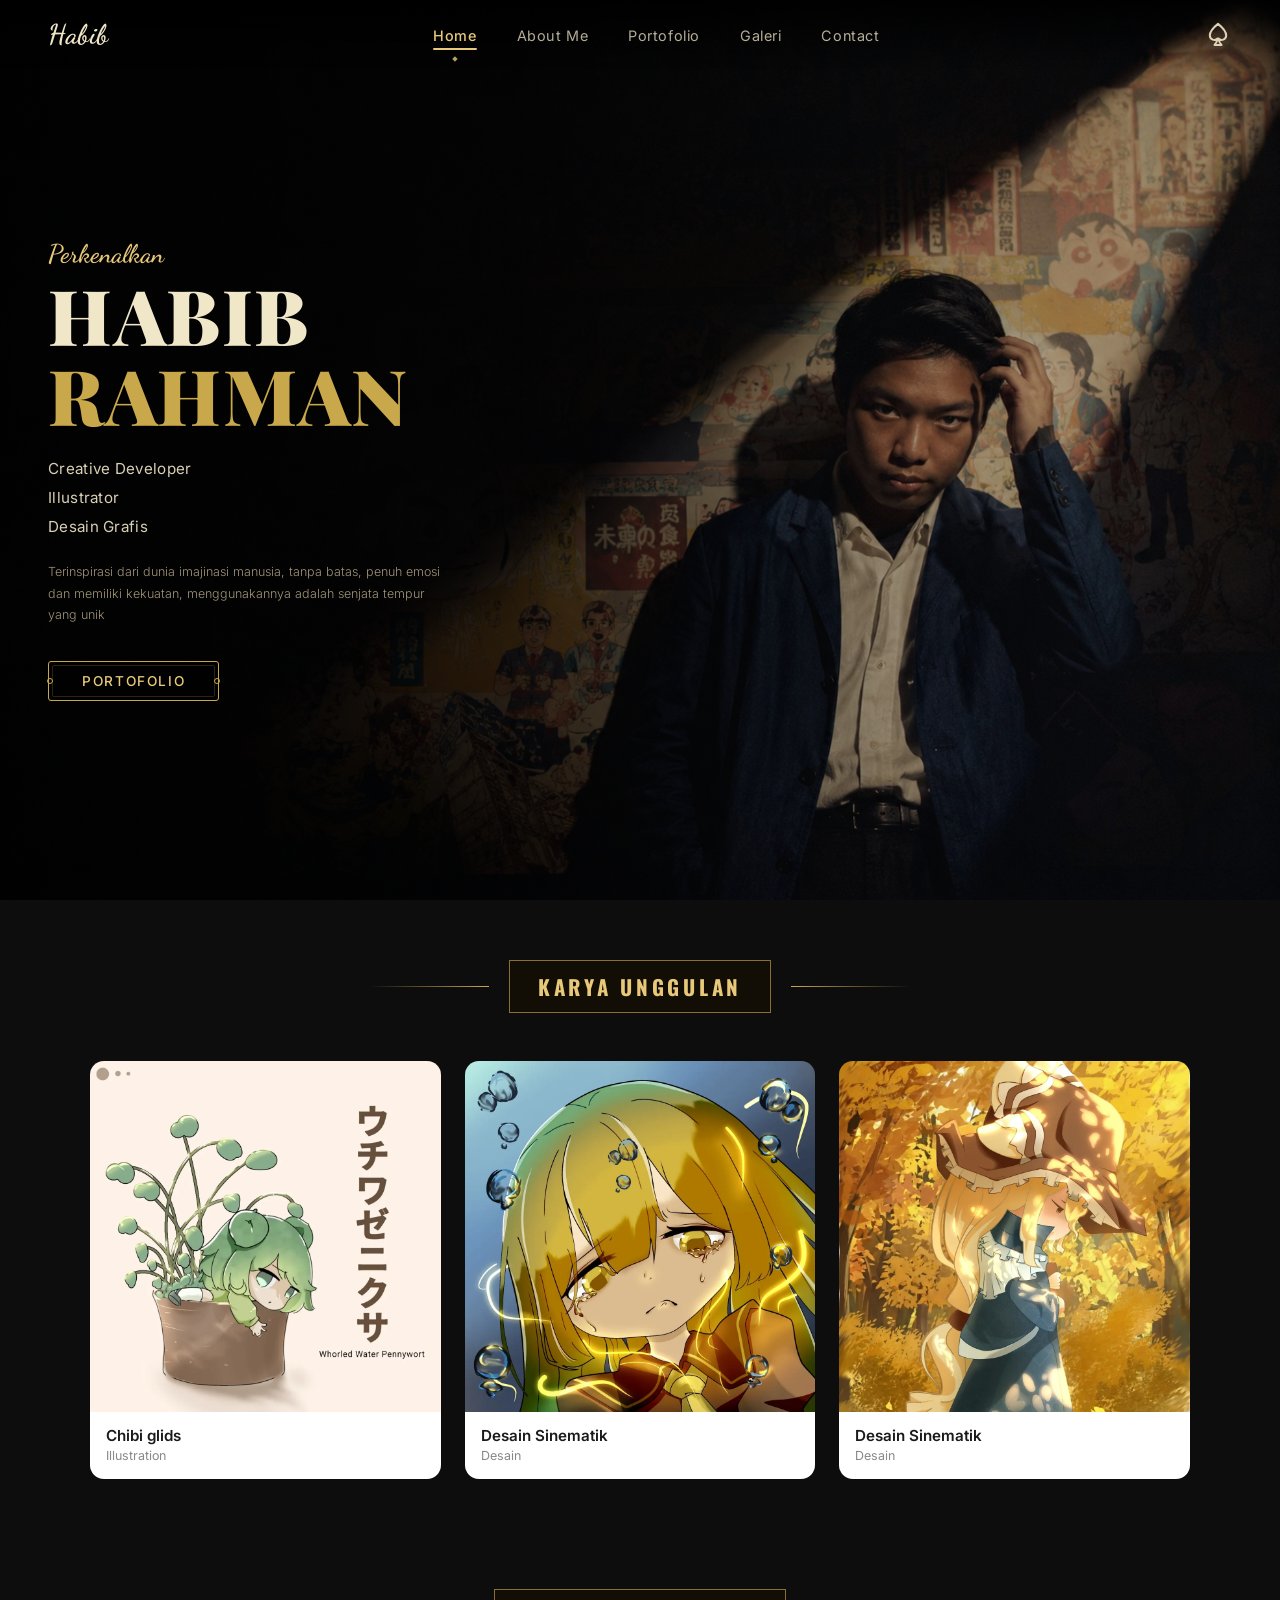
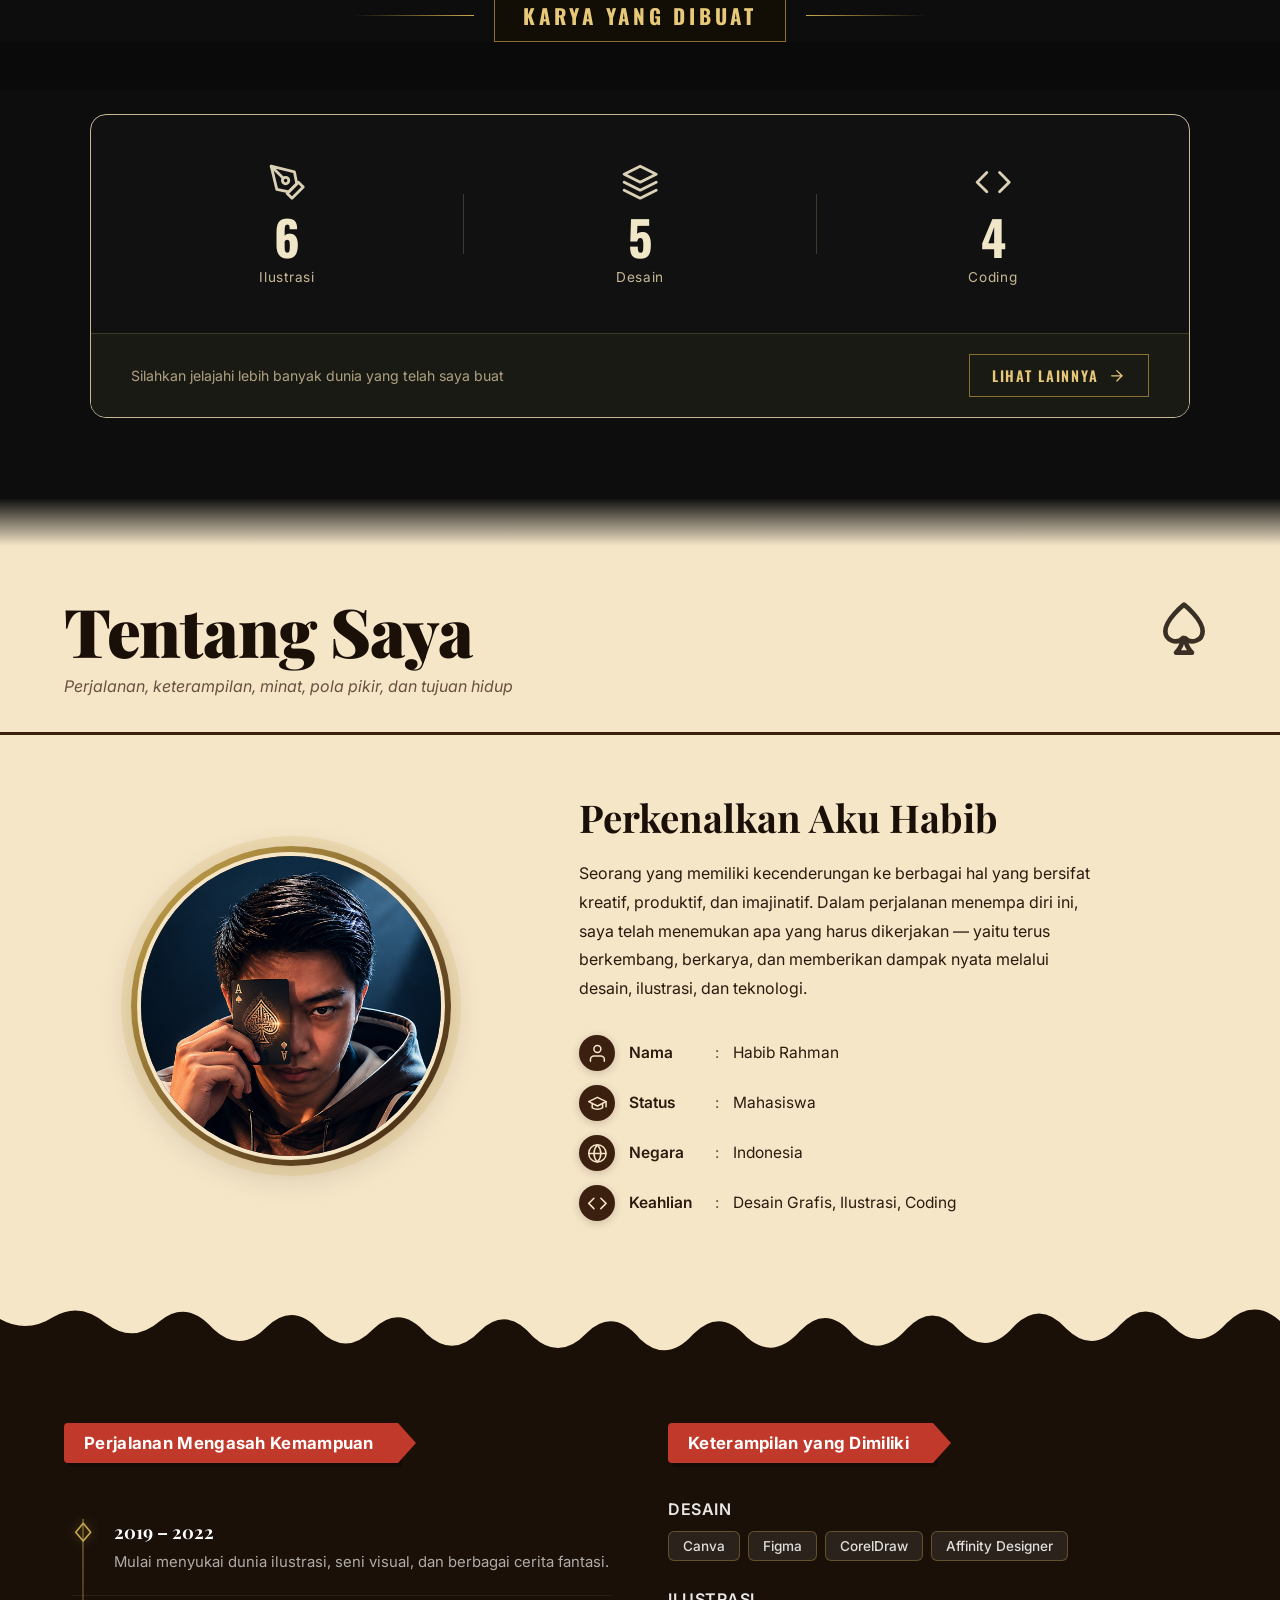
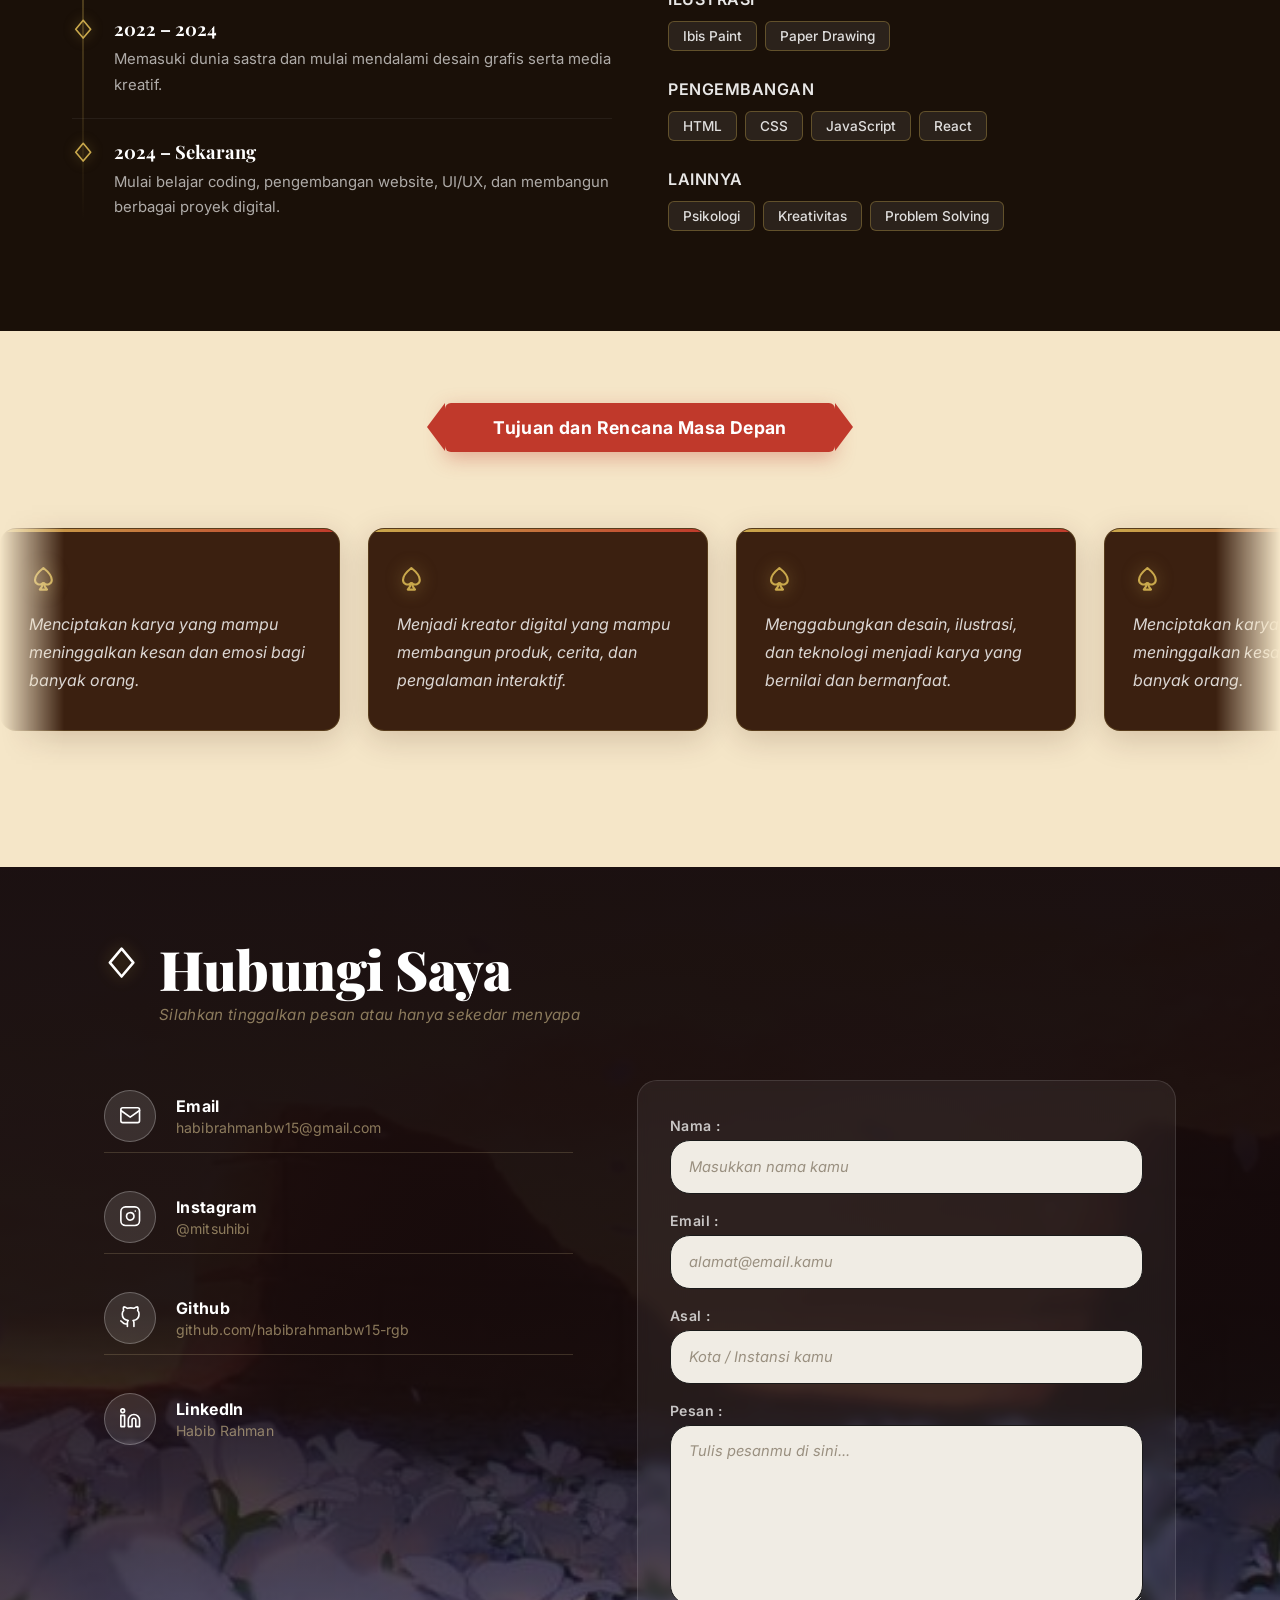
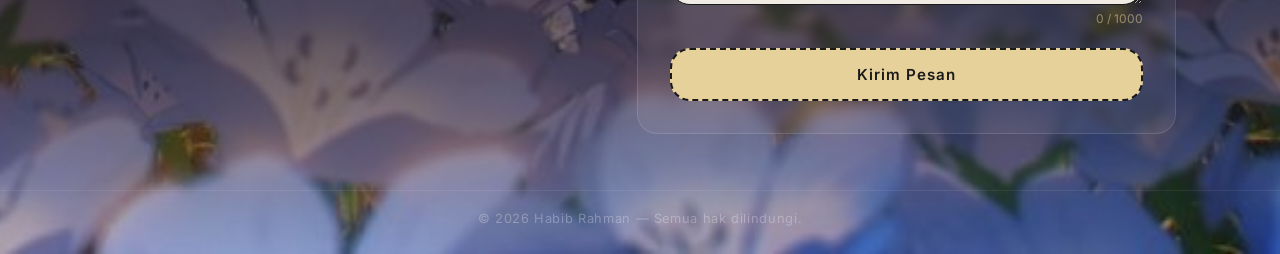
<file: index.html>
<!doctype html>
<html lang="id">
  <head>
    <meta charset="UTF-8" />
    <meta name="viewport" content="width=device-width, initial-scale=1.0" />
    <title>Habib Rahman — Portfolio</title>
    <link rel="stylesheet" href="assets/style.css" />
    <link rel="stylesheet" href="assets/galery.css">
    <link
      href="https://fonts.googleapis.com/css2?family=Playfair+Display:wght@700;900&family=Dancing+Script:wght@600;700&family=Inter:wght@300;400;500;600&family=Oswald:wght@600;700&display=swap"
      rel="stylesheet"
    />
  </head>
  <body>
    <!-- ===== SPRITE IKON =====
         Semua ikon didefinisikan SATU KALI di sini (gaya outline seragam).
         Pakai: <svg class="icon"><use href="#icon-nama" /></svg>
         Ubah bentuk ikon cukup di sini; ubah ketebalan di CSS (--icon-stroke). -->
    <svg class="sprite-hidden" aria-hidden="true" xmlns="http://www.w3.org/2000/svg">
      <symbol id="icon-spade" viewBox="0 0 24 24">
        <path d="M12 2.5C12 2.5 5 8 5 12.5a3.8 3.8 0 0 0 6.6 2.5c-.2 2-.9 3.9-2.6 5.5h6c-1.7-1.6-2.4-3.5-2.6-5.5A3.8 3.8 0 0 0 19 12.5C19 8 12 2.5 12 2.5z" />
      </symbol>
      <symbol id="icon-diamond" viewBox="0 0 24 24">
        <path d="M12 2.5l8 9.5-8 9.5-8-9.5z" />
      </symbol>
      <symbol id="icon-layers" viewBox="0 0 24 24">
        <path d="M12 2L2 7l10 5 10-5-10-5z" />
        <path d="M2 17l10 5 10-5" />
        <path d="M2 12l10 5 10-5" />
      </symbol>
      <symbol id="icon-pen-tool" viewBox="0 0 24 24">
        <path d="M12 19l7-7 3 3-7 7-3-3z" />
        <path d="M18 13l-1.5-7.5L2 2l3.5 14.5L13 18l5-5z" />
        <path d="M2 2l7.586 7.586" />
        <circle cx="11" cy="11" r="2" />
      </symbol>
      <symbol id="icon-user" viewBox="0 0 24 24">
        <path d="M20 21v-2a4 4 0 0 0-4-4H8a4 4 0 0 0-4 4v2" />
        <circle cx="12" cy="7" r="4" />
      </symbol>
      <symbol id="icon-graduation" viewBox="0 0 24 24">
        <path d="M22 10L12 5 2 10l10 5 10-5z" />
        <path d="M6 12v5c3 2.5 9 2.5 12 0v-5" />
        <path d="M22 10v6" />
      </symbol>
      <symbol id="icon-globe" viewBox="0 0 24 24">
        <circle cx="12" cy="12" r="10" />
        <path d="M2 12h20" />
        <path d="M12 2a15.3 15.3 0 0 1 4 10 15.3 15.3 0 0 1-4 10 15.3 15.3 0 0 1-4-10 15.3 15.3 0 0 1 4-10z" />
      </symbol>
      <symbol id="icon-code" viewBox="0 0 24 24">
        <path d="M16 18l6-6-6-6" />
        <path d="M8 6l-6 6 6 6" />
      </symbol>
      <symbol id="icon-arrow-right" viewBox="0 0 24 24">
        <path d="M5 12h14" />
        <path d="M12 5l7 7-7 7" />
      </symbol>
      <symbol id="icon-mail" viewBox="0 0 24 24">
        <rect x="2" y="4" width="20" height="16" rx="2" />
        <path d="M2 7l10 7 10-7" />
      </symbol>
      <symbol id="icon-instagram" viewBox="0 0 24 24">
        <rect x="2" y="2" width="20" height="20" rx="5" ry="5" />
        <path d="M16 11.4a4 4 0 1 1-7.9 1.2 4 4 0 0 1 7.9-1.2z" />
        <path d="M17.5 6.5h.01" />
      </symbol>
      <symbol id="icon-github" viewBox="0 0 24 24">
        <path d="M9 19c-5 1.5-5-2.5-7-3m14 6v-3.87a3.37 3.37 0 0 0-.94-2.61c3.14-.35 6.44-1.54 6.44-7A5.44 5.44 0 0 0 20 4.77 5.07 5.07 0 0 0 19.91 1S18.73.65 16 2.48a13.38 13.38 0 0 0-7 0C6.27.65 5.09 1 5.09 1A5.07 5.07 0 0 0 5 4.77a5.44 5.44 0 0 0-1.5 3.78c0 5.42 3.3 6.61 6.44 7A3.37 3.37 0 0 0 9 18.13V22" />
      </symbol>
      <symbol id="icon-linkedin" viewBox="0 0 24 24">
        <path d="M16 8a6 6 0 0 1 6 6v7h-4v-7a2 2 0 0 0-2-2 2 2 0 0 0-2 2v7h-4v-7a6 6 0 0 1 6-6z" />
        <rect x="2" y="9" width="4" height="12" />
        <circle cx="4" cy="4" r="2" />
      </symbol>
    </svg>

    <!-- ===== NAVBAR ===== -->
    <nav class="navbar">
      <div class="nav-logo">Habib</div>
      <ul class="nav-menu">
        <li><a href="#home" class="nav-link active">Home</a></li>
        <li><a href="#tentang" class="nav-link">About Me</a></li>
        <li><a href="#portofolio" class="nav-link">Portofolio</a></li>
        <li><a href="galery.html" class="nav-link">Galeri</a></li>
        <li><a href="#contact" class="nav-link">Contact</a></li>
      </ul>
      <div class="nav-icon">
        <svg class="icon"><use href="#icon-spade" /></svg>
      </div>
    </nav>

    <!-- ===== HERO SECTION ===== -->
    <section class="hero" id="home">
      <img
        src="assets/img/home.jpeg"
        alt=""
        class="hero-bg"
      />
      <div class="hero-overlay"></div>
      <div class="hero-content">
        <p class="hero-intro">Perkenalkan</p>
        <h1 class="hero-title">
          HABIB <span class="hero-title-accent">RAHMAN</span>
        </h1>
        <ul class="hero-subtitle">
          <li>Creative Developer</li>
          <li>Illustrator</li>
          <li>Desain Grafis</li>
        </ul>
        <p class="hero-desc">
          Terinspirasi dari dunia imajinasi manusia, tanpa batas, penuh emosi<br />
          dan memiliki kekuatan, menggunakannya adalah senjata tempur<br />
          yang unik
        </p>
        <div class="hero-buttons">
          <a href="#portofolio" class="btn-vintage">
            <span class="btn-inner">Portofolio</span>
          </a>
        </div>
      </div>
    </section>

    <!-- ===== KARYA UNGGULAN ===== -->
    <section class="karya-section" id="karya">
      <div class="section-title-wrap">
        <div class="section-title-line"></div>
        <h2 class="section-title">KARYA UNGGULAN</h2>
        <div class="section-title-line"></div>
      </div>

      <div class="karya-grid">

        <!-- Card 2 -->
        <div class="karya-card">
          <div class="karya-img-wrap">
            <img
              src="assets/img/art/worledwather.jpg"
              alt="Karya: Chibi glids"
              class="karya-img"
              loading="lazy"
            />
          </div>
          <div class="karya-info">
            <h3 class="karya-name">Chibi glids</h3>
            <p class="karya-cat">Illustration</p>
          </div>
        </div>

        <!-- Card 3 -->
        <div class="karya-card">
          <div class="karya-img-wrap">
            <img
              src="assets/img/art/dalamair.jpg"
              alt="Karya: Desain Sinematik"
              class="karya-img"
              loading="lazy"
            />
          </div>
          <div class="karya-info">
            <h3 class="karya-name">Desain Sinematik</h3>
            <p class="karya-cat">Desain</p>
          </div>
        </div>
        <div class="karya-card">
          <div class="karya-img-wrap">
            <img
              src="assets/img/art/kaidi.jpg"
              alt="Karya: Desain Sinematik"
              class="karya-img"
              loading="lazy"
            />
          </div>
          <div class="karya-info">
            <h3 class="karya-name">Desain Sinematik</h3>
            <p class="karya-cat">Desain</p>
          </div>
        </div>
      </div>
    </section>

    <!-- ===== STATISTIK ===== -->

    <!-- Judul section -->
    <div class="stats-section-heading">
      <div class="section-title-wrap">
        <div class="section-title-line"></div>
        <h2 class="section-title">KARYA YANG DIBUAT</h2>
        <div class="section-title-line"></div>
      </div>
    </div>

    <section class="stats-section" id="portofolio">
      <div class="stats-box">
        <div class="stats-grid">

          <div class="stat-item">
            <div class="stat-icon">
              <svg class="icon"><use href="#icon-pen-tool" /></svg>
            </div>
            <div class="stat-number" id="stat-ilustrasi">—</div>
            <div class="stat-label">Ilustrasi</div>
          </div>

          <div class="stat-divider"></div>

          <div class="stat-item">
            <div class="stat-icon">
              <svg class="icon"><use href="#icon-layers" /></svg>
            </div>
            <div class="stat-number" id="stat-desain">—</div>
            <div class="stat-label">Desain</div>
          </div>

          <div class="stat-divider"></div>

          <div class="stat-item">
            <div class="stat-icon">
              <svg class="icon"><use href="#icon-code" /></svg>
            </div>
            <div class="stat-number" id="stat-coding">—</div>
            <div class="stat-label">Coding</div>
          </div>

        </div>

        <div class="stats-footer">
          <p class="stats-footer-text">
            Silahkan jelajahi lebih banyak dunia yang telah saya buat
          </p>
          <a href="galery.html" class="btn-more">
            <span>Lihat lainnya</span>
            <svg class="icon"><use href="#icon-arrow-right" /></svg>
          </a>
        </div>
      </div>
    </section>

    <!-- ===================================================
         SECTION: TENTANG SAYA
         (digabung dari about.html)
    ==================================================== -->

    <!-- Transition: dark → beige -->
    <div class="section-transition-dark-to-beige"></div>

    <!-- Header Tentang Saya -->
    <header class="about-header" id="tentang">
      <div class="header-inner">
        <div class="header-text">
          <h1 class="header-title">Tentang Saya</h1>
          <p class="header-subtitle">
            Perjalanan, keterampilan, minat, pola pikir, dan tujuan hidup
          </p>
        </div>
        <div class="header-spade"><svg class="icon"><use href="#icon-spade" /></svg></div>
      </div>
    </header>

    <!-- Intro: Foto + Bio -->
    <section class="intro-section">
      <div class="intro-inner">
        <!-- Kiri: Foto Profil -->
        <div class="intro-left">
          <div class="profile-ring">
            <div class="profile-ring-inner">
              <img
                src="assets/img/profile.jpeg"
                alt="Foto Profil Habib Rahman"
                class="profile-img"
              />
            </div>
          </div>
        </div>

        <!-- Kanan: Bio -->
        <div class="intro-right">
          <h2 class="intro-title">Perkenalkan Aku Habib</h2>
          <p class="intro-desc">
            Seorang yang memiliki kecenderungan ke berbagai hal yang bersifat
            kreatif, produktif, dan imajinatif. Dalam perjalanan menempa diri
            ini, saya telah menemukan apa yang harus dikerjakan — yaitu terus
            berkembang, berkarya, dan memberikan dampak nyata melalui desain,
            ilustrasi, dan teknologi.
          </p>

          <ul class="info-list">
            <li class="info-item">
              <span class="info-icon"><svg class="icon"><use href="#icon-user" /></svg></span>
              <span class="info-label">Nama</span>
              <span class="info-sep">:</span>
              <span class="info-value">Habib Rahman</span>
            </li>
            <li class="info-item">
              <span class="info-icon"><svg class="icon"><use href="#icon-graduation" /></svg></span>
              <span class="info-label">Status</span>
              <span class="info-sep">:</span>
              <span class="info-value">Mahasiswa</span>
            </li>
            <li class="info-item">
              <span class="info-icon"><svg class="icon"><use href="#icon-globe" /></svg></span>
              <span class="info-label">Negara</span>
              <span class="info-sep">:</span>
              <span class="info-value">Indonesia</span>
            </li>
            <li class="info-item">
              <span class="info-icon"><svg class="icon"><use href="#icon-code" /></svg></span>
              <span class="info-label">Keahlian</span>
              <span class="info-sep">:</span>
              <span class="info-value">Desain Grafis, Ilustrasi, Coding</span>
            </li>
          </ul>
        </div>
      </div>
    </section>

    <!-- Torn Paper Divider: beige → hitam -->
    <div class="torn-divider">
      <svg
        xmlns="http://www.w3.org/2000/svg"
        viewBox="0 0 1440 80"
        preserveAspectRatio="none"
      >
        <path
          d="M0,0 L0,40 Q30,55 60,38 Q90,22 120,45 Q150,65 180,42 Q210,20 240,50 Q270,75 300,48 Q330,22 360,52 Q390,78 420,50 Q450,24 480,55 Q510,80 540,52 Q570,26 600,58 Q630,82 660,54 Q690,28 720,60 Q750,85 780,55 Q810,28 840,58 Q870,82 900,52 Q930,24 960,56 Q990,80 1020,50 Q1050,22 1080,52 Q1110,78 1140,48 Q1170,20 1200,50 Q1230,76 1260,46 Q1290,18 1320,48 Q1350,74 1380,44 Q1410,18 1440,42 L1440,0 Z"
          fill="#f5e6c8"
        />
      </svg>
    </div>

    <!-- Perjalanan + Keterampilan -->
    <section class="mid-section">
      <div class="mid-inner">
        <!-- Kiri: Timeline -->
        <div class="journey-col">
          <div class="ribbon-title">
            <span>Perjalanan Mengasah Kemampuan</span>
            <div class="ribbon-tail"></div>
          </div>

          <div class="timeline">
            <div class="timeline-item">
              <div class="timeline-diamond"><svg class="icon"><use href="#icon-diamond" /></svg></div>
              <div class="timeline-content">
                <h4 class="timeline-year">2019 – 2022</h4>
                <p class="timeline-desc">
                  Mulai menyukai dunia ilustrasi, seni visual, dan berbagai
                  cerita fantasi.
                </p>
              </div>
            </div>
            <div class="timeline-item">
              <div class="timeline-diamond"><svg class="icon"><use href="#icon-diamond" /></svg></div>
              <div class="timeline-content">
                <h4 class="timeline-year">2022 – 2024</h4>
                <p class="timeline-desc">
                  Memasuki dunia sastra dan mulai mendalami desain grafis serta
                  media kreatif.
                </p>
              </div>
            </div>
            <div class="timeline-item">
              <div class="timeline-diamond"><svg class="icon"><use href="#icon-diamond" /></svg></div>
              <div class="timeline-content">
                <h4 class="timeline-year">2024 – Sekarang</h4>
                <p class="timeline-desc">
                  Mulai belajar coding, pengembangan website, UI/UX, dan
                  membangun berbagai proyek digital.
                </p>
              </div>
            </div>
          </div>
        </div>

        <!-- Kanan: Skill Badges -->
        <div class="skills-col">
          <div class="ribbon-title">
            <span>Keterampilan yang Dimiliki</span>
            <div class="ribbon-tail"></div>
          </div>

          <div class="skill-group">
            <h4 class="skill-category">Desain</h4>
            <div class="skill-badges">
              <span class="badge">Canva</span>
              <span class="badge">Figma</span>
              <span class="badge">CorelDraw</span>
              <span class="badge">Affinity Designer</span>
            </div>
          </div>

          <div class="skill-group">
            <h4 class="skill-category">Ilustrasi</h4>
            <div class="skill-badges">
              <span class="badge">Ibis Paint</span>
              <span class="badge">Paper Drawing</span>
            </div>
          </div>

          <div class="skill-group">
            <h4 class="skill-category">Pengembangan</h4>
            <div class="skill-badges">
              <span class="badge">HTML</span>
              <span class="badge">CSS</span>
              <span class="badge">JavaScript</span>
              <span class="badge">React</span>
            </div>
          </div>

          <div class="skill-group">
            <h4 class="skill-category">Lainnya</h4>
            <div class="skill-badges">
              <span class="badge">Psikologi</span>
              <span class="badge">Kreativitas</span>
              <span class="badge">Problem Solving</span>
            </div>
          </div>
        </div>
      </div>
    </section>

    <!-- Tujuan Hidup -->
    <section class="goals-section">
      <div class="goals-inner">
        <div class="goals-ribbon-wrap">
          <div class="goals-ribbon">
            <span>Tujuan dan Rencana Masa Depan</span>
          </div>
        </div>

        <!-- Kartu dirender oleh assets/js/goals.js dari data di assets/js/data.js -->
        <div class="goals-marquee" id="goals-marquee">
          <div class="goals-track" id="goals-track"></div>
        </div>
      </div>
    </section>

    <!-- =====================================================
         SECTION: HUBUNGI SAYA / CONTACT ME + FOOTER
    ====================================================== -->
    <section class="contact-section" id="contact">
      <img
        src="assets/img/footerbackground.jpeg"
        alt=""
        class="contact-bg"
        loading="lazy"
      />
      <!-- Overlay gradient gelap atas → bawah -->
      <div class="contact-overlay"></div>

      <div class="contact-wrapper">
        <!-- ── HEADER ── -->
        <div class="contact-header">
          <div class="contact-diamond"><svg class="icon"><use href="#icon-diamond" /></svg></div>
          <div class="contact-header-text">
            <h2 class="contact-title">Hubungi Saya</h2>
            <p class="contact-subtitle">
              Silahkan tinggalkan pesan atau hanya sekedar menyapa
            </p>
          </div>
        </div>

        <!-- ── BODY: 2 KOLOM ── -->
        <div class="contact-body">
          <!-- Kolom Kiri: Daftar Kontak -->
          <div class="contact-info">
            <div class="contact-item">
              <div class="contact-icon-wrap">
                <svg class="icon"><use href="#icon-mail" /></svg>
              </div>
              <div class="contact-item-text">
                <span class="contact-item-label">Email</span>
                <span class="contact-item-value"
                  >habibrahmanbw15@gmail.com</span
                >
              </div>
            </div>

            <div class="contact-item">
              <div class="contact-icon-wrap">
                <svg class="icon"><use href="#icon-instagram" /></svg>
              </div>
              <div class="contact-item-text">
                <span class="contact-item-label">Instagram</span>
                <span class="contact-item-value">@mitsuhibi</span>
              </div>
            </div>

            <div class="contact-item">
              <div class="contact-icon-wrap">
                <svg class="icon"><use href="#icon-github" /></svg>
              </div>
              <div class="contact-item-text">
                <span class="contact-item-label">Github</span>
                <span class="contact-item-value"
                  >github.com/habibrahmanbw15-rgb</span
                >
              </div>
            </div>

            <div class="contact-item">
              <div class="contact-icon-wrap">
                <svg class="icon"><use href="#icon-linkedin" /></svg>
              </div>
              <div class="contact-item-text">
                <span class="contact-item-label">LinkedIn</span>
                <span class="contact-item-value">Habib Rahman</span>
              </div>
            </div>
          </div>
          <!-- /contact-info -->

          <!-- Kolom Kanan: Form Kontak -->
          <div class="contact-form-wrap">
            <form class="contact-form" id="contact-form" action="#" method="post" novalidate>
              <div class="form-group">
                <label class="form-label" for="cf-nama">Nama :</label>
                <input
                  class="form-input"
                  type="text"
                  id="cf-nama"
                  name="nama"
                  placeholder="Masukkan nama kamu"
                  autocomplete="name"
                />
              </div>

              <div class="form-group">
                <label class="form-label" for="cf-email">Email :</label>
                <input
                  class="form-input"
                  type="email"
                  id="cf-email"
                  name="email"
                  placeholder="alamat@email.kamu"
                  autocomplete="email"
                />
              </div>

              <div class="form-group">
                <label class="form-label" for="cf-asal">Asal :</label>
                <input
                  class="form-input"
                  type="text"
                  id="cf-asal"
                  name="asal"
                  placeholder="Kota / Instansi kamu"
                  autocomplete="off"
                />
              </div>

              <div class="form-group">
                <label class="form-label" for="cf-pesan">Pesan :</label>
                <textarea
                  class="form-textarea"
                  id="cf-pesan"
                  name="pesan"
                  placeholder="Tulis pesanmu di sini..."
                  rows="6"
                ></textarea>
              </div>

              <!-- Jebakan bot: disembunyikan dari pengguna, diperiksa di contact.js -->
              <div class="form-hp" aria-hidden="true">
                <label for="cf-website">Website</label>
                <input type="text" id="cf-website" name="website" tabindex="-1" autocomplete="off" />
              </div>

              <button class="btn-kirim" type="submit">
                <span>Kirim Pesan</span>
              </button>
              <p class="form-status" role="status" aria-live="polite"></p>
            </form>
          </div>
          <!-- /contact-form-wrap -->
        </div>
        <!-- /contact-body -->
      </div>
      <!-- /contact-wrapper -->

      <!-- Bottom bar -->
      <div class="contact-bottom-bar">
        <p class="contact-copyright">
          &copy; 2026 Habib Rahman &mdash; Semua hak dilindungi.
        </p>
      </div>
    </section>
    <!-- /contact-section -->
    <script src="assets/data.js"></script>
    <script src="assets/goal.js"></script>
    <script src="assets/contact.js"></script>
    <!-- galery.js dimuat untuk membaca GALERI_COUNTS dan mengisi angka statistik -->
    <script src="assets/galery.js"></script>
    <script>
      /* Isi angka statistik dari data galeri yang sudah dimuat */
      (function () {
        function animateCount(el, target) {
          if (!el) return;
          var start   = 0;
          var dur     = 900;
          var startTs = null;
          function step(ts) {
            if (!startTs) startTs = ts;
            var progress = Math.min((ts - startTs) / dur, 1);
            /* ease-out cubic */
            var eased = 1 - Math.pow(1 - progress, 3);
            el.textContent = Math.round(eased * target);
            if (progress < 1) requestAnimationFrame(step);
          }
          requestAnimationFrame(step);
        }

        function fillStats() {
          var c = window.GALERI_COUNTS;
          if (!c) return;
          animateCount(document.getElementById('stat-ilustrasi'), c.ilustrasi);
          animateCount(document.getElementById('stat-desain'),    c.desain);
          animateCount(document.getElementById('stat-coding'),    c.coding);
        }

        /* Jalankan saat elemen masuk viewport (Intersection Observer) */
        var statsBox = document.querySelector('.stats-box');
        if (statsBox && 'IntersectionObserver' in window) {
          var io = new IntersectionObserver(function (entries, observer) {
            if (entries[0].isIntersecting) {
              fillStats();
              observer.disconnect();
            }
          }, { threshold: 0.3 });
          io.observe(statsBox);
        } else {
          /* Fallback: isi langsung */
          fillStats();
        }
      })();
    </script>
  </body>
</html>
</file>
<file: assets/style.css>
/* ============================================
   HABIB RAHMAN — PORTFOLIO
   Dark Cinematic Theme
   ============================================ */

/* ---- RESET & BASE ---- */
*,
*::before,
*::after {
  margin: 0;
  padding: 0;
  box-sizing: border-box;
}

:root {
  --black: #0a0a0a;
  --dark: #111111;
  --dark-brown: #1a1208;
  --brown: #2c1f0e;
  --gold: #c9a84c;
  --gold-light: #e8c97a;
  --gold-dim: #8a6f30;
  --cream: #f0e6c8;
  --cream-dim: #c8b896;
  --white: #ffffff;
  --red: #c0392b;
  --red-hover: #e74c3c;
  --text-muted: #888880;

  --font-heading: 'Playfair Display', Georgia, serif;
  --font-script: 'Dancing Script', cursive;
  --font-body: 'Inter', sans-serif;
  --font-display: 'Oswald', sans-serif;

  /* --- Tentang Saya --- */
  --beige: #f5e6c8;
  --beige-dark: #e8d5a8;
  --cream-about: #fdf6e3;
  --brown-dark: #3b2010;
  --brown-mid: #6b3a1f;
  --red-dark: #8b1a1a;
  --red-accent: #c0392b;
  --gold-about: #c9a84c;
  --text-about: #2c1a0e;
  --text-muted-a: #6b5040;
  --shadow-soft: 0 4px 24px rgba(60, 20, 0, 0.13);
  --shadow-card: 0 8px 32px rgba(60, 20, 0, 0.18);
  --radius-card: 16px;

  /* --- Contact --- */
  --ct-dark: #14090a;
  --ct-brown: #1a0f0f;
  --ct-cream: #e7d19b;
  --ct-gold: #d4af37;
  --ct-gold-dim: #a8882a;
  --ct-white: #ffffff;
  --ct-muted: rgba(231, 209, 155, 0.55);
  --ct-border: rgba(231, 209, 155, 0.18);
  --ct-radius: 20px;

  /* --- Ikon (satu tempat untuk mengubah gaya semua ikon) --- */
  --icon-stroke: 1.75;

  /* --- Marquee tujuan --- */
  --goals-gap: 28px;
  --goal-card-w: 340px;
}

html {
  scroll-behavior: smooth;
}

body {
  background-color: var(--black);
  color: var(--cream);
  font-family: var(--font-body);
  overflow-x: hidden;
}


/* ============================================
   SISTEM IKON (SVG sprite di index.html)
   Ukuran ikon = font-size parent (1em).
   Gaya garis diatur lewat --icon-stroke.
   ============================================ */
.icon {
  width: 1em;
  height: 1em;
  fill: none;
  stroke: currentColor;
  stroke-width: var(--icon-stroke);
  stroke-linecap: round;
  stroke-linejoin: round;
  flex-shrink: 0;
  display: block;
}

.sprite-hidden {
  position: absolute;
  width: 0;
  height: 0;
  overflow: hidden;
}

/* ============================================
   NAVBAR
   ============================================ */
.navbar {
  position: fixed;
  top: 0;
  left: 0;
  right: 0;
  z-index: 100;
  display: flex;
  align-items: center;
  justify-content: space-between;
  padding: 18px 48px;
  background: linear-gradient(to bottom, rgba(0, 0, 0, 0.85) 0%, rgba(0, 0, 0, 0) 100%);
}

.nav-logo {
  font-family: var(--font-script);
  font-size: 1.7rem;
  font-weight: 700;
  color: var(--cream);
  letter-spacing: 0.02em;
  cursor: pointer;
  transition: color 0.3s ease, letter-spacing 0.3s ease, text-shadow 0.3s ease;
}

.nav-logo:hover {
  color: var(--gold-light);
  letter-spacing: 0.06em;
  text-shadow: 0 0 18px rgba(201, 168, 76, 0.45);
}

.nav-menu {
  list-style: none;
  display: flex;
  gap: 40px;
  align-items: center;
}

.nav-link {
  text-decoration: none;
  color: var(--cream);
  font-family: var(--font-body);
  font-size: 0.9rem;
  font-weight: 400;
  letter-spacing: 0.04em;
  opacity: 0.75;
  position: relative;
  padding: 4px 0;
  transition: opacity 0.3s ease, color 0.3s ease, letter-spacing 0.3s ease;
}

/* Garis bawah animasi — muncul dari tengah ke kiri-kanan */
.nav-link::before {
  content: '';
  position: absolute;
  bottom: -2px;
  left: 50%;
  right: 50%;
  height: 1.5px;
  background: var(--gold);
  border-radius: 2px;
  transition: left 0.35s cubic-bezier(0.4, 0, 0.2, 1),
    right 0.35s cubic-bezier(0.4, 0, 0.2, 1),
    opacity 0.35s ease;
  opacity: 0;
}

/* Titik dekoratif di bawah teks */
.nav-link::after {
  content: '◆';
  position: absolute;
  bottom: -14px;
  left: 50%;
  transform: translateX(-50%) scale(0);
  font-size: 0.35rem;
  color: var(--gold);
  opacity: 0;
  transition: transform 0.3s cubic-bezier(0.34, 1.56, 0.64, 1),
    opacity 0.3s ease;
}

.nav-link:hover {
  opacity: 1;
  color: var(--white);
  letter-spacing: 0.07em;
}

.nav-link:hover::before {
  left: 0;
  right: 0;
  opacity: 1;
}

.nav-link:hover::after {
  transform: translateX(-50%) scale(1);
  opacity: 1;
}

/* State aktif */
.nav-link.active {
  opacity: 1;
  color: var(--gold-light);
  font-weight: 500;
}

.nav-link.active::before {
  left: 0;
  right: 0;
  opacity: 1;
  background: var(--gold-light);
}

.nav-link.active::after {
  transform: translateX(-50%) scale(1);
  opacity: 0.8;
  color: var(--gold-light);
}

.nav-icon {
  font-size: 1.75rem;
  color: var(--cream);
  opacity: 0.9;
  cursor: pointer;
  transition: opacity 0.3s ease, color 0.3s ease, transform 0.3s cubic-bezier(0.34, 1.56, 0.64, 1);
  display: flex;
  align-items: center;
}

.nav-icon:hover {
  color: var(--gold);
  opacity: 1;
  transform: scale(1.15) rotate(-8deg);
}

/* ============================================
   HERO SECTION
   ============================================ */
.hero {
  position: relative;
  width: 100%;
  min-height: 100vh;
  display: flex;
  align-items: center;
  overflow: hidden;
}

/* Gambar latar hero (src diatur di index.html) */
.hero-bg {
  position: absolute;
  inset: 0;
  width: 100%;
  height: 100%;
  object-fit: cover;
  object-position: center top;
  z-index: 0;
}

/* Dark overlay — heavier on left, lighter on right */
.hero-overlay {
  position: absolute;
  inset: 0;
  background: linear-gradient(to right,
      rgba(0, 0, 0, 0.88) 0%,
      rgba(0, 0, 0, 0.72) 40%,
      rgba(0, 0, 0, 0.30) 70%,
      rgba(0, 0, 0, 0.10) 100%);
  z-index: 1;
}

.hero-content {
  position: relative;
  z-index: 2;
  padding: 120px 48px 80px;
  max-width: 560px;
}

/* "Perkenalkan" script text */
.hero-intro {
  font-family: var(--font-script);
  font-size: 1.6rem;
  font-weight: 600;
  color: var(--gold-light);
  margin-bottom: 4px;
  line-height: 1.2;
}

/* HABIB RAHMAN */
.hero-title {
  font-family: var(--font-heading);
  font-size: clamp(2.8rem, 6vw, 4.8rem);
  font-weight: 900;
  line-height: 1.05;
  color: var(--cream);
  letter-spacing: 0.02em;
  margin-bottom: 20px;
  text-transform: uppercase;
}

.hero-title-accent {
  color: var(--gold);
}

/* Subtitle list */
.hero-subtitle {
  list-style: none;
  margin-bottom: 20px;
}

.hero-subtitle li {
  font-family: var(--font-body);
  font-size: 0.95rem;
  font-weight: 400;
  color: var(--cream);
  line-height: 1.9;
  letter-spacing: 0.02em;
  opacity: 0.9;
}

/* Description */
.hero-desc {
  font-family: var(--font-body);
  font-size: 0.78rem;
  font-weight: 300;
  color: var(--cream-dim);
  line-height: 1.7;
  margin-bottom: 36px;
  opacity: 0.8;
}

/* ---- Vintage Ticket Buttons ---- */
.hero-buttons {
  display: flex;
  gap: 16px;
  flex-wrap: wrap;
}

.btn-vintage {
  display: inline-block;
  text-decoration: none;
  position: relative;
  padding: 2px;
  background: transparent;
  cursor: pointer;
}

/* Outer border with notched corners */
.btn-vintage::before {
  content: '';
  position: absolute;
  inset: 0;
  border: 1.5px solid var(--gold);
  border-radius: 3px;
  pointer-events: none;
}

/* Corner decorations */
.btn-vintage::after {
  content: '';
  position: absolute;
  inset: 4px;
  border: 1px solid rgba(201, 168, 76, 0.35);
  border-radius: 2px;
  pointer-events: none;
}

.btn-inner {
  display: block;
  padding: 10px 32px;
  font-family: var(--font-body);
  font-size: 0.85rem;
  font-weight: 500;
  letter-spacing: 0.12em;
  color: var(--gold-light);
  text-transform: uppercase;
  background: rgba(0, 0, 0, 0.4);
  border-radius: 2px;
  transition: background 0.25s, color 0.25s;
  position: relative;
  z-index: 1;
}

.btn-vintage:hover .btn-inner {
  background: rgba(201, 168, 76, 0.15);
  color: var(--white);
}

/* Ticket notch circles on sides */
.btn-vintage .btn-inner::before,
.btn-vintage .btn-inner::after {
  content: '';
  position: absolute;
  top: 50%;
  transform: translateY(-50%);
  width: 6px;
  height: 6px;
  border-radius: 50%;
  border: 1px solid var(--gold);
  background: transparent;
}

.btn-vintage .btn-inner::before {
  left: -3px;
}

.btn-vintage .btn-inner::after {
  right: -3px;
}

/* ============================================
   KARYA UNGGULAN SECTION
   ============================================ */
.karya-section {
  background-color: #0d0d0d;
  padding: 60px 48px 70px;
  position: relative;
}

/* Gold horizontal lines flanking title */
.section-title-wrap {
  display: flex;
  align-items: center;
  justify-content: center;
  gap: 20px;
  margin-bottom: 48px;
}

.section-title-line {
  flex: 1;
  max-width: 120px;
  height: 1px;
  background: linear-gradient(to right, transparent, var(--gold));
}

.section-title-wrap .section-title-line:last-child {
  background: linear-gradient(to left, transparent, var(--gold));
}

.section-title {
  font-family: var(--font-display);
  font-size: clamp(1rem, 2.5vw, 1.3rem);
  font-weight: 700;
  letter-spacing: 0.18em;
  color: var(--gold-light);
  text-transform: uppercase;
  background: rgba(20, 15, 5, 0.9);
  border: 1px solid var(--gold-dim);
  padding: 10px 28px;
  white-space: nowrap;
}

/* ---- Cards Grid ---- */
.karya-grid {
  display: grid;
  grid-template-columns: repeat(3, 1fr);
  gap: 24px;
  max-width: 1100px;
  margin: 0 auto;
}

.karya-card {
  background: #1a1a1a;
  border-radius: 14px;
  overflow: hidden;
  transition: transform 0.3s, box-shadow 0.3s;
  cursor: pointer;
}

.karya-card:hover {
  transform: translateY(-6px);
  box-shadow: 0 16px 40px rgba(0, 0, 0, 0.6);
}

.karya-img-wrap {
  width: 100%;
  aspect-ratio: 1 / 1;
  overflow: hidden;
  position: relative;
}

/* Gambar karya (src diatur di index.html) */
.karya-img {
  width: 100%;
  height: 100%;
  object-fit: cover;
  object-position: center;
  display: block;
  transition: transform 0.5s ease;
}

.karya-card:hover .karya-img {
  transform: scale(1.05);
}

.karya-info {
  padding: 14px 16px 16px;
  background: #ffffff;
}

.karya-name {
  font-family: var(--font-body);
  font-size: 0.95rem;
  font-weight: 600;
  color: #1a1a1a;
  margin-bottom: 3px;
}

.karya-cat {
  font-family: var(--font-body);
  font-size: 0.78rem;
  font-weight: 400;
  color: #888;
}

/* ============================================
   STATS SECTION
   ============================================ */

/* Section heading strip that sits directly above the stats box */
.stats-section-heading {
  background-color: #0d0d0d;
  padding: 40px 48px 0;
}

.stats-section {
  background-color: #0d0d0d;
  padding: 24px 48px 80px;
}

.stats-box {
  max-width: 1100px;
  margin: 0 auto;
  border: 1.5px solid var(--cream-dim);
  border-radius: 16px;
  background: #111111;
  overflow: hidden;
}

/* Top stats row */
.stats-grid {
  display: flex;
  align-items: center;
  justify-content: space-around;
  padding: 48px 40px;
  gap: 20px;
}

.stat-item {
  display: flex;
  flex-direction: column;
  align-items: center;
  gap: 8px;
  flex: 1;
}

.stat-icon {
  font-size: 2.4rem;
  color: var(--cream);
  opacity: 0.9;
  margin-bottom: 4px;
}

.stat-number {
  font-family: var(--font-display);
  font-size: clamp(2rem, 4vw, 3rem);
  font-weight: 700;
  color: var(--cream);
  line-height: 1;
}

.stat-label {
  font-family: var(--font-body);
  font-size: 0.85rem;
  font-weight: 400;
  color: var(--cream-dim);
  letter-spacing: 0.05em;
}

.stat-divider {
  width: 1px;
  height: 60px;
  background: rgba(200, 184, 150, 0.25);
  flex-shrink: 0;
}

/* Bottom footer bar */
.stats-footer {
  display: flex;
  align-items: center;
  justify-content: space-between;
  padding: 20px 40px;
  background: #1a1a14;
  border-top: 1px solid rgba(200, 184, 150, 0.2);
  gap: 20px;
  flex-wrap: wrap;
}

.stats-footer-text {
  font-family: var(--font-body);
  font-size: 0.88rem;
  font-weight: 400;
  color: var(--cream-dim);
  opacity: 0.85;
}

.btn-more {
  display: inline-flex;
  align-items: center;
  gap: 10px;
  padding: 10px 22px;
  font-family: var(--font-display);
  font-size: 0.9rem;
  font-weight: 600;
  letter-spacing: 0.12em;
  text-transform: uppercase;
  text-decoration: none;
  color: var(--gold-light);
  border: 1px solid var(--gold-dim);
  background: transparent;
  transition: background 0.3s ease, color 0.3s ease, border-color 0.3s ease;
}

.btn-more .icon {
  font-size: 1.1rem;
  transition: transform 0.3s ease;
}

.btn-more:hover,
.btn-more:focus-visible {
  background: var(--gold);
  border-color: var(--gold);
  color: var(--black);
}

.btn-more:hover .icon,
.btn-more:focus-visible .icon {
  transform: translateX(4px);
}

/* Red pill button */
.btn-red {
  display: inline-block;
  text-decoration: none;
  padding: 10px 28px;
  background: var(--red);
  color: var(--white);
  font-family: var(--font-body);
  font-size: 0.85rem;
  font-weight: 500;
  letter-spacing: 0.06em;
  border-radius: 50px;
  border: 1.5px solid var(--red);
  transition: background 0.25s, border-color 0.25s, transform 0.2s;
  white-space: nowrap;
}

.btn-red:hover {
  background: var(--red-hover);
  border-color: var(--red-hover);
  transform: translateY(-1px);
}

/* ============================================
   RESPONSIVE — TABLET (max 900px)
   ============================================ */
@media (max-width: 900px) {
  .navbar {
    padding: 16px 28px;
  }

  .nav-menu {
    gap: 24px;
  }

  .hero-content {
    padding: 110px 28px 60px;
    max-width: 100%;
  }

  .karya-section {
    padding: 50px 28px 60px;
  }

  .karya-grid {
    grid-template-columns: repeat(2, 1fr);
    gap: 18px;
  }

  .stats-section {
    padding: 0 28px 60px;
  }

  .stats-grid {
    padding: 36px 24px;
  }

  .stats-footer {
    padding: 18px 24px;
  }
}

/* ============================================
   RESPONSIVE — MOBILE (max 600px)
   ============================================ */
@media (max-width: 600px) {
  .navbar {
    padding: 14px 20px;
  }

  .nav-menu {
    display: none;
    /* hide on mobile — hamburger would go here */
  }

  .hero {
    background-position: 65% top;
  }

  .hero-overlay {
    background: linear-gradient(to right,
        rgba(0, 0, 0, 0.92) 0%,
        rgba(0, 0, 0, 0.80) 60%,
        rgba(0, 0, 0, 0.50) 100%);
  }

  .hero-content {
    padding: 100px 20px 60px;
  }

  .hero-intro {
    font-size: 1.3rem;
  }

  .hero-title {
    font-size: 2.4rem;
  }

  .hero-desc br {
    display: none;
  }

  .hero-buttons {
    gap: 12px;
  }

  .btn-inner {
    padding: 9px 24px;
    font-size: 0.8rem;
  }

  .karya-section {
    padding: 40px 16px 50px;
  }

  .section-title-wrap {
    gap: 12px;
  }

  .section-title {
    font-size: 0.9rem;
    padding: 8px 16px;
    letter-spacing: 0.12em;
  }

  .section-title-line {
    max-width: 50px;
  }

  .karya-grid {
    grid-template-columns: 1fr;
    gap: 16px;
    max-width: 360px;
    margin: 0 auto;
  }

  .stats-section {
    padding: 0 16px 50px;
  }

  .stats-grid {
    flex-direction: column;
    padding: 32px 20px;
    gap: 28px;
  }

  .stat-divider {
    width: 60px;
    height: 1px;
  }

  .stats-footer {
    flex-direction: column;
    align-items: flex-start;
    gap: 14px;
    padding: 18px 20px;
  }

  .stats-footer-text {
    font-size: 0.82rem;
  }
}

/* ============================================
   RESPONSIVE — LARGE DESKTOP (min 1400px)
   ============================================ */
@media (min-width: 1400px) {
  .navbar {
    padding: 20px 80px;
  }

  .hero-content {
    padding: 140px 80px 100px;
    max-width: 640px;
  }

  .karya-section {
    padding: 70px 80px 80px;
  }

  .stats-section {
    padding: 0 80px 90px;
  }
}


/* ============================================================
   SECTION: TENTANG SAYA
   (digabung dari about.css)
   Gaya: Vintage-Modern | Beige · Hitam · Coklat · Merah Tua
   ============================================================ */


/* --- Transition strip: dark → beige --- */
.section-transition-dark-to-beige {
  height: 48px;
  background: linear-gradient(to bottom, #0d0d0d, var(--beige));
}

/* ============================================================
   HEADER TENTANG SAYA
   ============================================================ */
.about-header {
  background-color: var(--beige);
  border-bottom: 3px solid var(--brown-dark);
  padding: 48px 5% 36px;
}

.header-inner {
  max-width: 1200px;
  margin: 0 auto;
  display: flex;
  align-items: flex-start;
  justify-content: space-between;
  gap: 16px;
}

.header-title {
  font-family: 'Playfair Display', Georgia, serif;
  font-size: clamp(2.4rem, 6vw, 4.2rem);
  font-weight: 900;
  color: #1a1008;
  letter-spacing: -1px;
  line-height: 1.1;
}

.header-subtitle {
  font-size: clamp(0.85rem, 2vw, 1rem);
  color: var(--text-muted-a);
  margin-top: 8px;
  font-style: italic;
}

.header-spade {
  font-size: clamp(2.5rem, 6vw, 4rem);
  color: #1a1008;
  opacity: 0.85;
  flex-shrink: 0;
  line-height: 1;
  margin-top: 4px;
}

/* ============================================================
   INTRO SECTION
   ============================================================ */
.intro-section {
  background-color: var(--beige);
  padding: 56px 5% 0;
}

.intro-inner {
  max-width: 1200px;
  margin: 0 auto;
  display: grid;
  grid-template-columns: 1fr 1.4fr;
  gap: 60px;
  align-items: center;
  padding-bottom: 60px;
}

/* --- Foto Profil --- */
.profile-ring {
  width: clamp(220px, 28vw, 320px);
  height: clamp(220px, 28vw, 320px);
  border-radius: 50%;
  background: linear-gradient(135deg, var(--gold-about), var(--brown-dark));
  padding: 6px;
  box-shadow: 0 0 0 10px rgba(201, 168, 76, 0.18), var(--shadow-card);
  margin: 0 auto;
}

.profile-ring-inner {
  width: 100%;
  height: 100%;
  border-radius: 50%;
  border: 4px solid var(--beige);
  overflow: hidden;
  background: var(--brown-dark);
}

.profile-img {
  width: 100%;
  height: 100%;
  object-fit: cover;
  object-position: center top;
  display: block;
  transition: transform 0.5s ease;
}

.profile-ring:hover .profile-img {
  transform: scale(1.05);
}

/* --- Bio --- */
.intro-title {
  font-family: 'Playfair Display', Georgia, serif;
  font-size: clamp(1.6rem, 3.5vw, 2.4rem);
  font-weight: 700;
  color: #1a1008;
  margin-bottom: 16px;
}

.intro-desc {
  font-size: clamp(0.88rem, 1.6vw, 1rem);
  color: var(--text-about);
  line-height: 1.8;
  margin-bottom: 32px;
  max-width: 520px;
}

/* --- Info List --- */
.info-list {
  list-style: none;
  display: flex;
  flex-direction: column;
  gap: 14px;
}

.info-item {
  display: flex;
  align-items: center;
  gap: 14px;
  font-size: clamp(0.85rem, 1.5vw, 0.97rem);
}

.info-icon {
  font-size: 1.3rem;
  width: 36px;
  height: 36px;
  background: var(--brown-dark);
  color: var(--beige);
  border-radius: 50%;
  display: flex;
  align-items: center;
  justify-content: center;
  flex-shrink: 0;
  box-shadow: 0 2px 8px rgba(60, 20, 0, 0.2);
}

.info-label {
  font-weight: 600;
  color: var(--text-about);
  min-width: 72px;
}

.info-sep {
  color: var(--text-muted-a);
  font-weight: 400;
}

.info-value {
  color: var(--text-about);
}

/* ============================================================
   TORN PAPER DIVIDER
   ============================================================ */
.torn-divider {
  background-color: #1a1008;
  line-height: 0;
  margin-top: -2px;
}

.torn-divider svg {
  display: block;
  width: 100%;
  height: 80px;
}

/* ============================================================
   MID SECTION — Perjalanan + Keterampilan
   ============================================================ */
.mid-section {
  background-color: #1a1008;
  padding: 64px 5% 72px;
}

.mid-inner {
  max-width: 1200px;
  margin: 0 auto;
  display: grid;
  grid-template-columns: 1fr 1fr;
  gap: 56px;
  align-items: start;
}

/* --- Ribbon Title --- */
.ribbon-title {
  display: inline-flex;
  align-items: center;
  background-color: var(--red-accent);
  color: #fff;
  font-family: 'Inter', sans-serif;
  font-weight: 700;
  font-size: clamp(0.85rem, 1.8vw, 1.05rem);
  padding: 10px 24px 10px 20px;
  border-radius: 4px 0 0 4px;
  position: relative;
  margin-bottom: 36px;
  box-shadow: 4px 4px 0 rgba(0, 0, 0, 0.35);
  letter-spacing: 0.3px;
}

.ribbon-tail {
  position: absolute;
  right: -18px;
  top: 0;
  width: 0;
  height: 0;
  border-top: 20px solid transparent;
  border-bottom: 20px solid transparent;
  border-left: 18px solid var(--red-accent);
}

/* --- Timeline --- */
.timeline {
  display: flex;
  flex-direction: column;
  gap: 0;
  position: relative;
  padding-left: 8px;
}

.timeline::before {
  content: '';
  position: absolute;
  left: 18px;
  top: 20px;
  bottom: 20px;
  width: 2px;
  background: linear-gradient(to bottom, var(--gold-about), transparent);
  opacity: 0.4;
}

.timeline-item {
  display: flex;
  gap: 20px;
  align-items: flex-start;
  padding: 20px 0;
  border-bottom: 1px solid rgba(255, 255, 255, 0.06);
}

.timeline-item:last-child {
  border-bottom: none;
}

.timeline-diamond {
  font-size: 1.4rem;
  color: var(--gold-about);
  flex-shrink: 0;
  margin-top: 2px;
  filter: drop-shadow(0 0 6px rgba(201, 168, 76, 0.5));
}

.timeline-year {
  font-family: 'Playfair Display', Georgia, serif;
  font-size: clamp(1rem, 2vw, 1.15rem);
  font-weight: 700;
  color: #fff;
  margin-bottom: 6px;
}

.timeline-desc {
  font-size: clamp(0.82rem, 1.4vw, 0.93rem);
  color: rgba(255, 255, 255, 0.65);
  line-height: 1.7;
}

/* --- Skill Badges --- */
.skill-group {
  margin-bottom: 28px;
}

.skill-category {
  font-family: 'Inter', sans-serif;
  font-size: clamp(0.88rem, 1.5vw, 1rem);
  font-weight: 600;
  color: rgba(255, 255, 255, 0.9);
  margin-bottom: 12px;
  letter-spacing: 0.5px;
  text-transform: uppercase;
}

.skill-badges {
  display: flex;
  flex-wrap: wrap;
  gap: 8px;
}

.badge {
  display: inline-block;
  background: rgba(255, 255, 255, 0.08);
  color: rgba(255, 255, 255, 0.85);
  border: 1px solid rgba(201, 168, 76, 0.35);
  border-radius: 6px;
  padding: 6px 14px;
  font-size: clamp(0.75rem, 1.3vw, 0.85rem);
  font-weight: 500;
  cursor: default;
  transition: background 0.25s, color 0.25s, border-color 0.25s, transform 0.2s;
}

.badge:hover {
  background: var(--gold-about);
  color: #1a1008;
  border-color: var(--gold-about);
  transform: translateY(-2px);
}

/* ============================================================
   GOALS SECTION
   ============================================================ */
.goals-section {
  overflow-x: clip;
  background-color: var(--beige);
  padding: 72px 5% 80px;
}

.goals-inner {
  max-width: 1200px;
  margin: 0 auto;
}

/* --- Ribbon Tengah --- */
.goals-ribbon-wrap {
  display: flex;
  justify-content: center;
  margin-bottom: 52px;
}

.goals-ribbon {
  background-color: var(--red-accent);
  color: #fff;
  font-family: 'Inter', sans-serif;
  font-weight: 700;
  font-size: clamp(0.9rem, 2vw, 1.1rem);
  padding: 14px 48px;
  border-radius: 6px;
  box-shadow: 0 6px 20px rgba(192, 57, 43, 0.35);
  letter-spacing: 0.4px;
  text-align: center;
  position: relative;
}

.goals-ribbon::before,
.goals-ribbon::after {
  content: '';
  position: absolute;
  top: 50%;
  transform: translateY(-50%);
  width: 0;
  height: 0;
}

.goals-ribbon::before {
  left: -18px;
  border-top: 24px solid transparent;
  border-bottom: 24px solid transparent;
  border-right: 18px solid var(--red-accent);
}

.goals-ribbon::after {
  right: -18px;
  border-top: 24px solid transparent;
  border-bottom: 24px solid transparent;
  border-left: 18px solid var(--red-accent);
}

/* --- Goal Cards --- */
.goals-marquee {
  /* selebar layar penuh, keluar dari kotak .goals-inner */
  width: 100vw;
  position: relative;
  left: 50%;
  margin-left: -50vw;
  overflow: hidden;
  padding: 24px 0 56px;
  -webkit-mask-image: linear-gradient(to right, transparent, #000 5%, #000 95%, transparent);
  mask-image: linear-gradient(to right, transparent, #000 5%, #000 95%, transparent);
}

.goals-track {
  display: flex;
  width: max-content;
  animation: goals-scroll var(--goals-duration, 40s) linear infinite;
}

.goals-group {
  display: flex;
}

@keyframes goals-scroll {
  from {
    transform: translateX(0);
  }

  to {
    transform: translateX(-50%);
  }
}

/* Berhenti saat disorot / difokus agar teks mudah dibaca */
.goals-marquee:hover .goals-track,
.goals-marquee:focus-within .goals-track {
  animation-play-state: paused;
}

/* Pengguna yang meminta gerakan minimal: tanpa animasi, bisa digeser manual */
.goals-marquee.is-static {
  width: 100%;
  left: 0;
  margin-left: 0;
  overflow: visible;
  -webkit-mask-image: none;
  mask-image: none;
}

.goals-marquee.is-static .goals-track {
  width: 100%;
  animation: none;
}

.goals-marquee.is-static .goals-group {
  flex-wrap: wrap;
  justify-content: center;
  width: 100%;
}

.goals-marquee.is-static .goal-card {
  margin: 0 calc(var(--goals-gap) / 2) var(--goals-gap);
}

.goal-card {
  flex: 0 0 var(--goal-card-w);
  width: var(--goal-card-w);
  margin-right: var(--goals-gap);
  background: var(--brown-dark);
  border-radius: var(--radius-card);
  padding: 36px 28px;
  box-shadow: var(--shadow-card);
  border: 1px solid rgba(201, 168, 76, 0.2);
  display: flex;
  flex-direction: column;
  align-items: flex-start;
  gap: 16px;
  transition: transform 0.3s ease, box-shadow 0.3s ease;
  position: relative;
  overflow: hidden;
}

.goal-card::before {
  content: '';
  position: absolute;
  top: 0;
  left: 0;
  right: 0;
  height: 3px;
  background: linear-gradient(90deg, var(--gold-about), var(--red-accent));
  border-radius: var(--radius-card) var(--radius-card) 0 0;
}

.goal-card:hover {
  transform: translateY(-6px);
  box-shadow: 0 16px 48px rgba(60, 20, 0, 0.3);
}

.goal-card-icon {
  font-size: 1.8rem;
  color: var(--gold-about);
  filter: drop-shadow(0 0 8px rgba(201, 168, 76, 0.6));
}

.goal-card-text {
  font-size: clamp(0.88rem, 1.5vw, 1rem);
  color: rgba(255, 255, 255, 0.82);
  line-height: 1.75;
  font-style: italic;
}

/* ============================================================
   FOOTER SITUS
   ============================================================ */
.site-footer {
  background-color: #0a0a0a;
  color: rgba(255, 255, 255, 0.35);
  text-align: center;
  padding: 24px 5%;
  font-size: 0.82rem;
  letter-spacing: 0.5px;
  border-top: 1px solid rgba(255, 255, 255, 0.06);
}

/* ============================================================
   RESPONSIVE TENTANG SAYA — TABLET (≤ 1024px)
   ============================================================ */
@media (max-width: 1024px) {
  .intro-inner {
    grid-template-columns: 1fr 1.2fr;
    gap: 40px;
  }

  .mid-inner {
    grid-template-columns: 1fr 1fr;
    gap: 36px;
  }

}

/* ============================================================
   RESPONSIVE TENTANG SAYA — TABLET PORTRAIT (≤ 768px)
   ============================================================ */
@media (max-width: 768px) {
  .intro-inner {
    grid-template-columns: 1fr;
    gap: 36px;
    text-align: center;
  }

  .intro-left {
    display: flex;
    justify-content: center;
  }

  .intro-desc {
    margin-left: auto;
    margin-right: auto;
  }

  .info-list {
    align-items: flex-start;
    max-width: 340px;
    margin: 0 auto;
  }

  .mid-inner {
    grid-template-columns: 1fr;
    gap: 48px;
  }


  .goals-ribbon {
    font-size: 0.9rem;
    padding: 12px 36px;
  }

  .goals-ribbon::before,
  .goals-ribbon::after {
    display: none;
  }
}

/* ============================================================
   RESPONSIVE TENTANG SAYA — MOBILE (≤ 480px)
   ============================================================ */
@media (max-width: 480px) {
  .about-header {
    padding: 36px 5% 28px;
  }

  .header-inner {
    flex-direction: column;
    gap: 8px;
  }

  .header-spade {
    font-size: 2rem;
  }

  .intro-section {
    padding: 40px 5% 0;
  }

  .profile-ring {
    width: 200px;
    height: 200px;
  }

  .mid-section {
    padding: 48px 5% 56px;
  }

  .goals-section {
    padding: 52px 5% 60px;
  }

  .goals-marquee {
    --goal-card-w: 270px;
    --goals-gap: 18px;
  }

  .goal-card {
    padding: 28px 20px;
  }

  .ribbon-title {
    font-size: 0.82rem;
    padding: 9px 20px 9px 16px;
  }

  .info-item {
    flex-wrap: wrap;
    gap: 8px;
  }

  .info-label {
    min-width: 60px;
  }
}


/* ============================================================
   SECTION: HUBUNGI SAYA / CONTACT ME + FOOTER
   Tema: Dark Elegant · Sinematik · Background Bunga Anime
   ============================================================ */


/* ============================================================
   CONTACT SECTION — wrapper utama
   ============================================================ */
.contact-section {
  position: relative;
  width: 100%;
  overflow: hidden;
}

/* Gambar latar contact (src diatur di index.html) */
.contact-bg {
  position: absolute;
  inset: 0;
  width: 100%;
  height: 100%;
  object-fit: cover;
  object-position: center bottom;
  z-index: 0;
}

/* Overlay gradient gelap atas → bawah */
.contact-overlay {
  position: absolute;
  inset: 0;
  background: linear-gradient(to bottom,
      rgba(20, 9, 10, 0.97) 0%,
      rgba(20, 9, 10, 0.94) 45%,
      rgba(20, 9, 10, 0.60) 78%,
      rgba(20, 9, 10, 0.18) 100%);
  z-index: 1;
  pointer-events: none;
}

/* ============================================================
   CONTACT WRAPPER — konten di atas overlay
   ============================================================ */
.contact-wrapper {
  position: relative;
  z-index: 2;
  max-width: 1200px;
  margin: 0 auto;
  padding: 72px 5% 56px;
}

/* ============================================================
   CONTACT HEADER
   ============================================================ */
.contact-header {
  display: flex;
  align-items: flex-start;
  gap: 20px;
  margin-bottom: 56px;
}

.contact-diamond {
  font-size: 2.2rem;
  color: var(--ct-white);
  line-height: 1;
  margin-top: 6px;
  flex-shrink: 0;
  filter: drop-shadow(0 0 8px rgba(212, 175, 55, 0.4));
}

.contact-title {
  font-family: 'Playfair Display', Georgia, serif;
  font-size: clamp(2rem, 5vw, 3.4rem);
  font-weight: 900;
  color: var(--ct-white);
  line-height: 1.1;
  letter-spacing: -0.5px;
}

.contact-subtitle {
  font-size: clamp(0.82rem, 1.6vw, 0.95rem);
  color: var(--ct-muted);
  margin-top: 6px;
  font-style: italic;
  letter-spacing: 0.02em;
}

/* ============================================================
   CONTACT BODY — 2 kolom
   ============================================================ */
.contact-body {
  display: grid;
  grid-template-columns: 1fr 1.15fr;
  gap: 64px;
  align-items: start;
}

/* ============================================================
   KOLOM KIRI — Daftar Kontak
   ============================================================ */
.contact-info {
  display: flex;
  flex-direction: column;
  gap: 28px;
}

.contact-item {
  display: flex;
  align-items: center;
  gap: 20px;
  padding: 10px 0;
  border-bottom: 1px solid var(--ct-border);
  transition: transform 0.25s ease;
  cursor: default;
}

.contact-item:last-child {
  border-bottom: none;
}

.contact-item:hover {
  transform: translateX(6px);
}

.contact-icon-wrap {
  font-size: 1.4rem;
  width: 52px;
  height: 52px;
  border-radius: 50%;
  background: rgba(255, 255, 255, 0.12);
  border: 1.5px solid rgba(255, 255, 255, 0.25);
  display: flex;
  align-items: center;
  justify-content: center;
  flex-shrink: 0;
  color: var(--ct-white);
  transition: background 0.25s, border-color 0.25s, box-shadow 0.25s;
}

.contact-item:hover .contact-icon-wrap {
  background: rgba(212, 175, 55, 0.18);
  border-color: var(--ct-gold);
  box-shadow: 0 0 14px rgba(212, 175, 55, 0.3);
  color: var(--ct-gold);
}

.contact-item-text {
  display: flex;
  flex-direction: column;
  gap: 3px;
}

.contact-item-label {
  font-family: 'Inter', sans-serif;
  font-size: 1rem;
  font-weight: 700;
  color: var(--ct-white);
  letter-spacing: 0.02em;
}

.contact-item-value {
  font-family: 'Inter', sans-serif;
  font-size: 0.88rem;
  font-weight: 400;
  color: var(--ct-muted);
  letter-spacing: 0.01em;
  transition: color 0.25s;
}

.contact-item:hover .contact-item-value {
  color: var(--ct-cream);
}

/* ============================================================
   KOLOM KANAN — Form Kontak
   ============================================================ */
.contact-form-wrap {
  background: rgba(255, 255, 255, 0.06);
  border: 1px solid rgba(255, 255, 255, 0.12);
  border-radius: var(--ct-radius);
  padding: 36px 32px 32px;
  backdrop-filter: blur(6px);
  -webkit-backdrop-filter: blur(6px);
}

.contact-form {
  display: flex;
  flex-direction: column;
  gap: 18px;
}

.form-group {
  display: flex;
  flex-direction: column;
  gap: 6px;
}

.form-label {
  font-family: 'Inter', sans-serif;
  font-size: 0.88rem;
  font-weight: 600;
  color: rgba(255, 255, 255, 0.75);
  letter-spacing: 0.03em;
}

.form-input,
.form-textarea {
  width: 100%;
  background: #f0ece4;
  border: 1.5px solid #1a1a1a;
  border-radius: var(--ct-radius);
  padding: 14px 18px;
  font-family: 'Inter', sans-serif;
  font-size: 0.92rem;
  font-weight: 400;
  color: #1a1a1a;
  outline: none;
  transition: border-color 0.25s, box-shadow 0.25s, background 0.25s;
  resize: none;
  line-height: 1.5;
}

.form-input {
  height: 54px;
}

.form-textarea {
  height: 180px;
  resize: vertical;
}

.form-input::placeholder,
.form-textarea::placeholder {
  color: #9a9080;
  font-style: italic;
}

.form-input:focus,
.form-textarea:focus {
  border-color: var(--ct-gold);
  box-shadow: 0 0 0 3px rgba(212, 175, 55, 0.18);
  background: #faf7f0;
}

/* ---- Tombol Kirim Pesan ---- */
.btn-kirim {
  width: 100%;
  padding: 15px 24px;
  background: var(--ct-cream);
  color: #1a1a1a;
  font-family: 'Inter', sans-serif;
  font-size: 0.95rem;
  font-weight: 600;
  letter-spacing: 0.06em;
  border: 2px dashed #1a1a1a;
  border-radius: var(--ct-radius);
  cursor: pointer;
  transition: background 0.3s, color 0.3s, border-color 0.3s, transform 0.2s, box-shadow 0.3s;
  margin-top: 4px;
}

.btn-kirim:hover {
  background: var(--ct-gold);
  color: #fff;
  border-color: var(--ct-gold-dim);
  border-style: solid;
  transform: translateY(-2px);
  box-shadow: 0 8px 24px rgba(212, 175, 55, 0.35);
}

.btn-kirim:active {
  transform: translateY(0);
  box-shadow: none;
}

/* ---- Validasi & status form (diatur contact.js) ---- */
.form-input[aria-invalid="true"],
.form-textarea[aria-invalid="true"] {
  border-color: #c0392b;
  box-shadow: 0 0 0 3px rgba(192, 57, 43, 0.22);
}

.form-error {
  font-family: 'Inter', sans-serif;
  font-size: 0.8rem;
  color: #ff9b92;
  min-height: 0;
}

.form-error:empty {
  display: none;
}

.form-counter {
  align-self: flex-end;
  font-family: 'Inter', sans-serif;
  font-size: 0.75rem;
  color: var(--ct-muted);
}

.form-counter.is-over {
  color: #ff9b92;
}

.form-status {
  font-family: 'Inter', sans-serif;
  font-size: 0.88rem;
  line-height: 1.5;
  color: var(--ct-cream);
}

.form-status:empty {
  display: none;
}

.form-status.is-success {
  color: #9be3a8;
}

.form-status.is-error {
  color: #ff9b92;
}

.form-status.is-info {
  color: var(--ct-cream);
}

.btn-kirim:disabled {
  opacity: 0.6;
  cursor: wait;
  transform: none;
  box-shadow: none;
}

/* Jebakan bot — tidak terlihat oleh manusia */
.form-hp {
  position: absolute;
  left: -9999px;
  width: 1px;
  height: 1px;
  overflow: hidden;
}

/* ============================================================
   BOTTOM BAR
   ============================================================ */
.contact-bottom-bar {
  position: relative;
  z-index: 2;
  text-align: center;
  padding: 20px 5% 28px;
  border-top: 1px solid rgba(255, 255, 255, 0.07);
}

.contact-copyright {
  font-family: 'Inter', sans-serif;
  font-size: 0.8rem;
  color: rgba(255, 255, 255, 0.28);
  letter-spacing: 0.05em;
}

/* ============================================================
   RESPONSIVE — TABLET (≤ 900px)
   ============================================================ */
@media (max-width: 900px) {
  .contact-body {
    grid-template-columns: 1fr 1fr;
    gap: 40px;
  }

  .contact-wrapper {
    padding: 60px 5% 48px;
  }
}

/* ============================================================
   RESPONSIVE — TABLET PORTRAIT (≤ 768px)
   ============================================================ */
@media (max-width: 768px) {
  .contact-body {
    grid-template-columns: 1fr;
    gap: 40px;
  }

  .contact-form-wrap {
    padding: 28px 24px 24px;
  }

  .contact-header {
    margin-bottom: 40px;
  }
}

/* ============================================================
   RESPONSIVE — MOBILE (≤ 480px)
   ============================================================ */
@media (max-width: 480px) {
  .contact-wrapper {
    padding: 48px 5% 36px;
  }

  .contact-header {
    gap: 14px;
    margin-bottom: 32px;
  }

  .contact-diamond {
    font-size: 1.7rem;
  }

  .contact-info {
    gap: 20px;
  }

  .contact-icon-wrap {
    width: 44px;
    height: 44px;
  }

  .contact-item-label {
    font-size: 0.92rem;
  }

  .contact-item-value {
    font-size: 0.82rem;
  }

  .contact-form-wrap {
    padding: 22px 18px 20px;
  }

  .form-input {
    height: 50px;
  }

  .form-textarea {
    height: 150px;
  }

  .btn-kirim {
    font-size: 0.88rem;
    padding: 13px 20px;
  }
}

/* ============================================================
   RESPONSIVE — SMALL MOBILE (≤ 360px)
   ============================================================ */
@media (max-width: 360px) {
  .contact-title {
    font-size: 1.8rem;
  }

  .contact-icon-wrap {
    width: 40px;
    height: 40px;
  }
}
</file>
<file: assets/galery.css>
/* ============================================================
   GALERI — Habib Rahman
   Extends assets/style.css (variables reused from there).
   ============================================================ */

/* ---- page base ---- */
body {
  background: var(--black);
}

/* ============================================================
   NAVBAR
   ============================================================ */
.gl-navbar {
  position: sticky;
  top: 0;
  z-index: 200;
  display: flex;
  align-items: center;
  justify-content: space-between;
  padding: 14px 40px;
  background: rgba(10, 10, 10, 0.92);
  backdrop-filter: blur(12px);
  -webkit-backdrop-filter: blur(12px);
  border-bottom: 1px solid rgba(201, 168, 76, 0.18);
}

.gl-back-btn {
  display: inline-flex;
  align-items: center;
  gap: 8px;
  text-decoration: none;
  color: var(--cream);
  font-family: var(--font-body);
  font-size: 0.88rem;
  font-weight: 500;
  letter-spacing: 0.04em;
  padding: 6px 14px 6px 10px;
  border: 1.5px solid rgba(201, 168, 76, 0.3);
  border-radius: 6px;
  transition: color 0.2s, border-color 0.2s, background 0.2s, transform 0.2s;
}

.gl-back-btn:hover {
  color: var(--gold-light);
  border-color: var(--gold);
  background: rgba(201, 168, 76, 0.08);
  transform: translateX(-2px);
}

.gl-nav-center {
  position: absolute;
  left: 50%;
  transform: translateX(-50%);
  pointer-events: none;
}

.gl-nav-title {
  font-family: var(--font-script);
  font-size: 1.2rem;
  color: var(--gold-light);
  letter-spacing: 0.04em;
}

.gl-nav-logo {
  color: var(--cream);
  opacity: 0.8;
  transition: opacity 0.2s, transform 0.3s cubic-bezier(0.34, 1.56, 0.64, 1);
  cursor: default;
}

.gl-nav-logo:hover {
  opacity: 1;
  transform: scale(1.15) rotate(-8deg);
}

/* ============================================================
   HERO STRIP
   ============================================================ */
.gl-hero {
  padding: 56px 40px 40px;
  background: linear-gradient(to bottom, #0d0a04, var(--black));
  border-bottom: 1px solid rgba(201, 168, 76, 0.1);
  text-align: center;
}

.gl-hero-eyebrow {
  font-family: var(--font-body);
  font-size: 0.75rem;
  letter-spacing: 0.22em;
  text-transform: uppercase;
  color: var(--gold-dim);
  margin-bottom: 8px;
}

.gl-hero-title {
  font-family: var(--font-heading);
  font-size: clamp(2.2rem, 6vw, 4rem);
  font-weight: 900;
  color: var(--cream);
  line-height: 1.05;
  margin-bottom: 10px;
}

.gl-hero-accent {
  color: var(--gold);
}

.gl-hero-sub {
  font-family: var(--font-body);
  font-size: 0.9rem;
  color: var(--cream-dim);
  letter-spacing: 0.1em;
  opacity: 0.7;
}

/* ============================================================
   TAB NAVIGATION
   ============================================================ */
.gl-tabs-wrap {
  position: sticky;
  top: 57px; /* height of gl-navbar */
  z-index: 100;
  background: rgba(10, 10, 10, 0.95);
  backdrop-filter: blur(10px);
  -webkit-backdrop-filter: blur(10px);
  border-bottom: 1px solid rgba(201, 168, 76, 0.15);
}

.gl-tabs {
  display: flex;
  align-items: stretch;
  max-width: 900px;
  margin: 0 auto;
}

.gl-tab {
  flex: 1;
  display: flex;
  align-items: center;
  justify-content: center;
  gap: 8px;
  padding: 16px 12px;
  background: none;
  border: none;
  color: var(--cream-dim);
  font-family: var(--font-body);
  font-size: 0.9rem;
  font-weight: 500;
  letter-spacing: 0.04em;
  cursor: pointer;
  position: relative;
  transition: color 0.25s;
  white-space: nowrap;
}

.gl-tab .icon {
  opacity: 0.7;
  transition: opacity 0.25s;
}

.gl-tab:hover {
  color: var(--cream);
}

.gl-tab:hover .icon {
  opacity: 1;
}

.gl-tab.active {
  color: var(--gold-light);
}

.gl-tab.active .icon {
  opacity: 1;
}

.gl-tab-count {
  display: inline-flex;
  align-items: center;
  justify-content: center;
  min-width: 22px;
  height: 22px;
  padding: 0 6px;
  background: rgba(201, 168, 76, 0.12);
  border: 1px solid rgba(201, 168, 76, 0.25);
  border-radius: 50px;
  font-size: 0.7rem;
  font-weight: 600;
  color: var(--gold-dim);
  transition: background 0.25s, color 0.25s;
}

.gl-tab.active .gl-tab-count {
  background: rgba(201, 168, 76, 0.22);
  color: var(--gold-light);
  border-color: var(--gold-dim);
}

/* sliding underline indicator */
.gl-tab-indicator {
  position: absolute;
  bottom: 0;
  height: 2px;
  background: linear-gradient(90deg, var(--gold-dim), var(--gold-light));
  border-radius: 2px 2px 0 0;
  transition: left 0.3s cubic-bezier(0.4, 0, 0.2, 1),
              width 0.3s cubic-bezier(0.4, 0, 0.2, 1);
}

/* ============================================================
   PANEL
   ============================================================ */
.gl-panel {
  max-width: 1300px;
  margin: 0 auto;
  padding: 40px 40px 72px;
  animation: panelFadeIn 0.3s ease;
}

@keyframes panelFadeIn {
  from { opacity: 0; transform: translateY(10px); }
  to   { opacity: 1; transform: translateY(0); }
}

.gl-panel-header {
  margin-bottom: 32px;
}

.gl-panel-title {
  font-family: var(--font-heading);
  font-size: clamp(1.4rem, 3vw, 2rem);
  font-weight: 900;
  color: var(--cream);
  margin-bottom: 6px;
}

.gl-panel-desc {
  font-family: var(--font-body);
  font-size: 0.88rem;
  color: var(--cream-dim);
  opacity: 0.65;
}

/* ============================================================
   GALLERY GRID
   ============================================================ */
.gl-grid {
  display: grid;
  grid-template-columns: repeat(4, 1fr);
  gap: 24px;
}

/* ============================================================
   CARD
   ============================================================ */
.gl-card {
  background: #181008;
  border: 1px solid rgba(201, 168, 76, 0.18);
  border-radius: 14px;
  overflow: hidden;
  cursor: pointer;
  transition: transform 0.3s ease, box-shadow 0.3s ease, border-color 0.3s ease;
  display: flex;
  flex-direction: column;
  position: relative;
}

.gl-card:hover {
  transform: translateY(-6px);
  box-shadow: 0 16px 40px rgba(0, 0, 0, 0.6), 0 0 0 1px rgba(201, 168, 76, 0.3);
  border-color: rgba(201, 168, 76, 0.4);
}

/* thumb */
.gl-card-thumb {
  width: 100%;
  aspect-ratio: 4 / 3;
  overflow: hidden;
  position: relative;
  background: #100a04;
}

.gl-card-thumb img {
  width: 100%;
  height: 100%;
  object-fit: cover;
  display: block;
  transition: transform 0.4s ease;
}

.gl-card:hover .gl-card-thumb img {
  transform: scale(1.06);
}

/* image placeholder when no image provided */
.gl-card-thumb-placeholder {
  width: 100%;
  height: 100%;
  display: flex;
  flex-direction: column;
  align-items: center;
  justify-content: center;
  gap: 10px;
  background: linear-gradient(135deg, #1a1008 0%, #2a1a0c 100%);
  color: var(--gold-dim);
  font-size: 2.4rem;
}

.gl-card-thumb-placeholder span {
  font-family: var(--font-body);
  font-size: 0.7rem;
  letter-spacing: 0.1em;
  text-transform: uppercase;
  opacity: 0.5;
}

/* hover overlay */
.gl-card-overlay {
  position: absolute;
  inset: 0;
  background: rgba(10, 6, 2, 0.65);
  display: flex;
  align-items: center;
  justify-content: center;
  opacity: 0;
  transition: opacity 0.3s ease;
}

.gl-card:hover .gl-card-overlay {
  opacity: 1;
}

.gl-card-overlay-text {
  font-family: var(--font-body);
  font-size: 0.78rem;
  font-weight: 600;
  letter-spacing: 0.1em;
  text-transform: uppercase;
  color: var(--gold-light);
  padding: 8px 18px;
  border: 1.5px solid var(--gold);
  border-radius: 50px;
}

/* card info bar */
.gl-card-info {
  padding: 14px 16px 16px;
  flex: 1;
  display: flex;
  flex-direction: column;
  gap: 4px;
}

.gl-card-title {
  font-family: var(--font-heading);
  font-size: 0.97rem;
  font-weight: 700;
  color: var(--cream);
  white-space: nowrap;
  overflow: hidden;
  text-overflow: ellipsis;
  line-height: 1.3;
}

.gl-card-sub {
  font-family: var(--font-body);
  font-size: 0.72rem;
  color: var(--gold-dim);
  font-weight: 500;
  letter-spacing: 0.05em;
  text-transform: uppercase;
}

.gl-card-year {
  font-size: 0.7rem;
  color: var(--text-muted);
  margin-top: 2px;
}

/* featured star badge */
.gl-card-featured {
  position: absolute;
  top: 10px;
  left: 10px;
  z-index: 2;
  width: 28px;
  height: 28px;
  background: rgba(201, 168, 76, 0.85);
  border-radius: 50%;
  display: flex;
  align-items: center;
  justify-content: center;
  font-size: 0.85rem;
  box-shadow: 0 2px 8px rgba(0,0,0,0.5);
  pointer-events: none;
}

/* ============================================================
   EMPTY STATE
   ============================================================ */
.gl-empty {
  display: flex;
  flex-direction: column;
  align-items: center;
  padding: 80px 24px;
  gap: 12px;
  text-align: center;
}

.gl-empty-icon {
  font-size: 3.5rem;
  opacity: 0.4;
}

.gl-empty-title {
  font-family: var(--font-heading);
  font-size: 1.1rem;
  color: var(--cream-dim);
  opacity: 0.6;
}

/* ============================================================
   LIGHTBOX
   ============================================================ */
.gl-lightbox {
  position: fixed;
  inset: 0;
  z-index: 500;
  display: flex;
  align-items: center;
  justify-content: center;
  padding: 20px;
  animation: lbIn 0.2s ease;
}

@keyframes lbIn {
  from { opacity: 0; }
  to   { opacity: 1; }
}

.gl-lb-backdrop {
  position: absolute;
  inset: 0;
  background: rgba(0, 0, 0, 0.82);
  backdrop-filter: blur(6px);
  -webkit-backdrop-filter: blur(6px);
}

.gl-lb-box {
  position: relative;
  z-index: 1;
  background: #130d06;
  border: 1px solid rgba(201, 168, 76, 0.25);
  border-radius: 20px;
  max-width: 860px;
  width: 100%;
  max-height: 90vh;
  overflow-y: auto;
  display: grid;
  grid-template-columns: 1fr 1fr;
  grid-template-rows: auto;
  box-shadow: 0 32px 80px rgba(0, 0, 0, 0.8);
  animation: lbSlide 0.28s cubic-bezier(0.34, 1.2, 0.64, 1);
}

@keyframes lbSlide {
  from { transform: scale(0.92) translateY(20px); opacity: 0; }
  to   { transform: scale(1) translateY(0); opacity: 1; }
}

/* image side */
.gl-lb-img-wrap {
  grid-column: 1;
  grid-row: 1;
  aspect-ratio: 1 / 1;
  overflow: hidden;
  border-radius: 20px 0 0 20px;
  position: relative;
  background: #0d0804;
}

.gl-lb-img {
  width: 100%;
  height: 100%;
  object-fit: cover;
  display: block;
}

.gl-lb-img-placeholder {
  position: absolute;
  inset: 0;
  display: flex;
  align-items: center;
  justify-content: center;
  font-size: 5rem;
  opacity: 0.3;
}

/* info side */
.gl-lb-info {
  grid-column: 2;
  grid-row: 1;
  padding: 40px 32px 36px;
  display: flex;
  flex-direction: column;
  gap: 12px;
  overflow-y: auto;
}

.gl-lb-badge-row {
  display: flex;
  align-items: center;
  gap: 10px;
  flex-wrap: wrap;
}

.gl-lb-badge {
  font-size: 0.7rem;
  font-weight: 700;
  letter-spacing: 0.1em;
  text-transform: uppercase;
  padding: 4px 12px;
  border-radius: 50px;
  border: 1.5px solid var(--gold-dim);
  color: var(--gold-light);
  background: rgba(201, 168, 76, 0.1);
}

.gl-lb-year {
  font-size: 0.72rem;
  color: var(--text-muted);
}

.gl-lb-title {
  font-family: var(--font-heading);
  font-size: clamp(1.2rem, 2.5vw, 1.7rem);
  font-weight: 900;
  color: var(--cream);
  line-height: 1.2;
}

.gl-lb-desc {
  font-family: var(--font-body);
  font-size: 0.88rem;
  color: var(--cream-dim);
  line-height: 1.8;
  opacity: 0.85;
}

.gl-lb-tags {
  display: flex;
  flex-wrap: wrap;
  gap: 6px;
}

.gl-lb-tag {
  font-size: 0.7rem;
  padding: 3px 10px;
  border-radius: 50px;
  border: 1px solid rgba(201, 168, 76, 0.2);
  color: var(--cream-dim);
}

.gl-lb-tools {
  display: flex;
  flex-wrap: wrap;
  gap: 6px;
}

.gl-lb-tool {
  display: inline-flex;
  align-items: center;
  gap: 4px;
  font-size: 0.7rem;
  padding: 3px 10px;
  border-radius: 6px;
  background: rgba(255, 255, 255, 0.05);
  border: 1px solid rgba(255, 255, 255, 0.1);
  color: var(--cream-dim);
}

.gl-lb-link {
  display: inline-flex;
  align-items: center;
  gap: 6px;
  margin-top: auto;
  padding: 10px 20px;
  border-radius: 8px;
  border: 1.5px solid var(--gold-dim);
  color: var(--gold-light);
  font-family: var(--font-body);
  font-size: 0.82rem;
  font-weight: 600;
  text-decoration: none;
  align-self: flex-start;
  transition: background 0.2s, border-color 0.2s;
}

.gl-lb-link:hover {
  background: rgba(201, 168, 76, 0.12);
  border-color: var(--gold-light);
}

/* close button */
.gl-lb-close {
  position: absolute;
  top: 14px;
  right: 14px;
  z-index: 10;
  width: 34px;
  height: 34px;
  background: rgba(201, 168, 76, 0.1);
  border: 1px solid rgba(201, 168, 76, 0.25);
  border-radius: 50%;
  display: flex;
  align-items: center;
  justify-content: center;
  color: var(--cream);
  cursor: pointer;
  transition: background 0.2s;
}

.gl-lb-close:hover {
  background: rgba(192, 57, 43, 0.35);
  border-color: var(--red);
}

/* prev / next */
.gl-lb-nav {
  position: absolute;
  top: 50%;
  transform: translateY(-50%);
  z-index: 10;
  width: 40px;
  height: 40px;
  background: rgba(10, 6, 2, 0.7);
  border: 1px solid rgba(201, 168, 76, 0.2);
  border-radius: 50%;
  display: flex;
  align-items: center;
  justify-content: center;
  color: var(--cream);
  cursor: pointer;
  transition: background 0.2s, border-color 0.2s, transform 0.2s;
}

.gl-lb-nav:hover {
  background: rgba(201, 168, 76, 0.15);
  border-color: var(--gold-dim);
}

.gl-lb-prev {
  left: -20px;
}

.gl-lb-next {
  right: -20px;
}

.gl-lb-nav:hover.gl-lb-prev { transform: translateY(-50%) translateX(-2px); }
.gl-lb-nav:hover.gl-lb-next { transform: translateY(-50%) translateX(2px); }

/* ============================================================
   FOOTER
   ============================================================ */
.gl-footer {
  text-align: center;
  padding: 28px 20px;
  font-family: var(--font-body);
  font-size: 0.78rem;
  color: var(--text-muted);
  border-top: 1px solid rgba(201, 168, 76, 0.1);
  background: #080503;
}

/* ============================================================
   RESPONSIVE — TABLET (≤ 1024px): 3 col
   ============================================================ */
@media (max-width: 1024px) {
  .gl-grid {
    grid-template-columns: repeat(3, 1fr);
    gap: 20px;
  }

  .gl-lb-box {
    grid-template-columns: 1fr;
    max-width: 480px;
  }

  .gl-lb-img-wrap {
    border-radius: 20px 20px 0 0;
    aspect-ratio: 16 / 9;
  }

  .gl-lb-prev { left: 8px; }
  .gl-lb-next { right: 8px; }
}

/* ============================================================
   RESPONSIVE — TABLET (≤ 768px): 2 col
   ============================================================ */
@media (max-width: 768px) {
  .gl-navbar  { padding: 12px 20px; }
  .gl-hero    { padding: 40px 20px 28px; }
  .gl-panel   { padding: 28px 20px 56px; }

  .gl-nav-title { display: none; }

  .gl-grid {
    grid-template-columns: repeat(2, 1fr);
    gap: 16px;
  }

  .gl-tabs-wrap { top: 53px; }

  .gl-lb-info { padding: 24px 20px 20px; }
}

/* ============================================================
   RESPONSIVE — MOBILE (≤ 480px): 1 col
   ============================================================ */
@media (max-width: 480px) {
  .gl-grid {
    grid-template-columns: 1fr;
    max-width: 360px;
    margin: 0 auto;
  }

  .gl-tab { font-size: 0.82rem; gap: 5px; }
  .gl-tab-count { display: none; }

  .gl-lb-box { border-radius: 14px; }
  .gl-lb-info { padding: 18px 16px 20px; }
}
</file>
